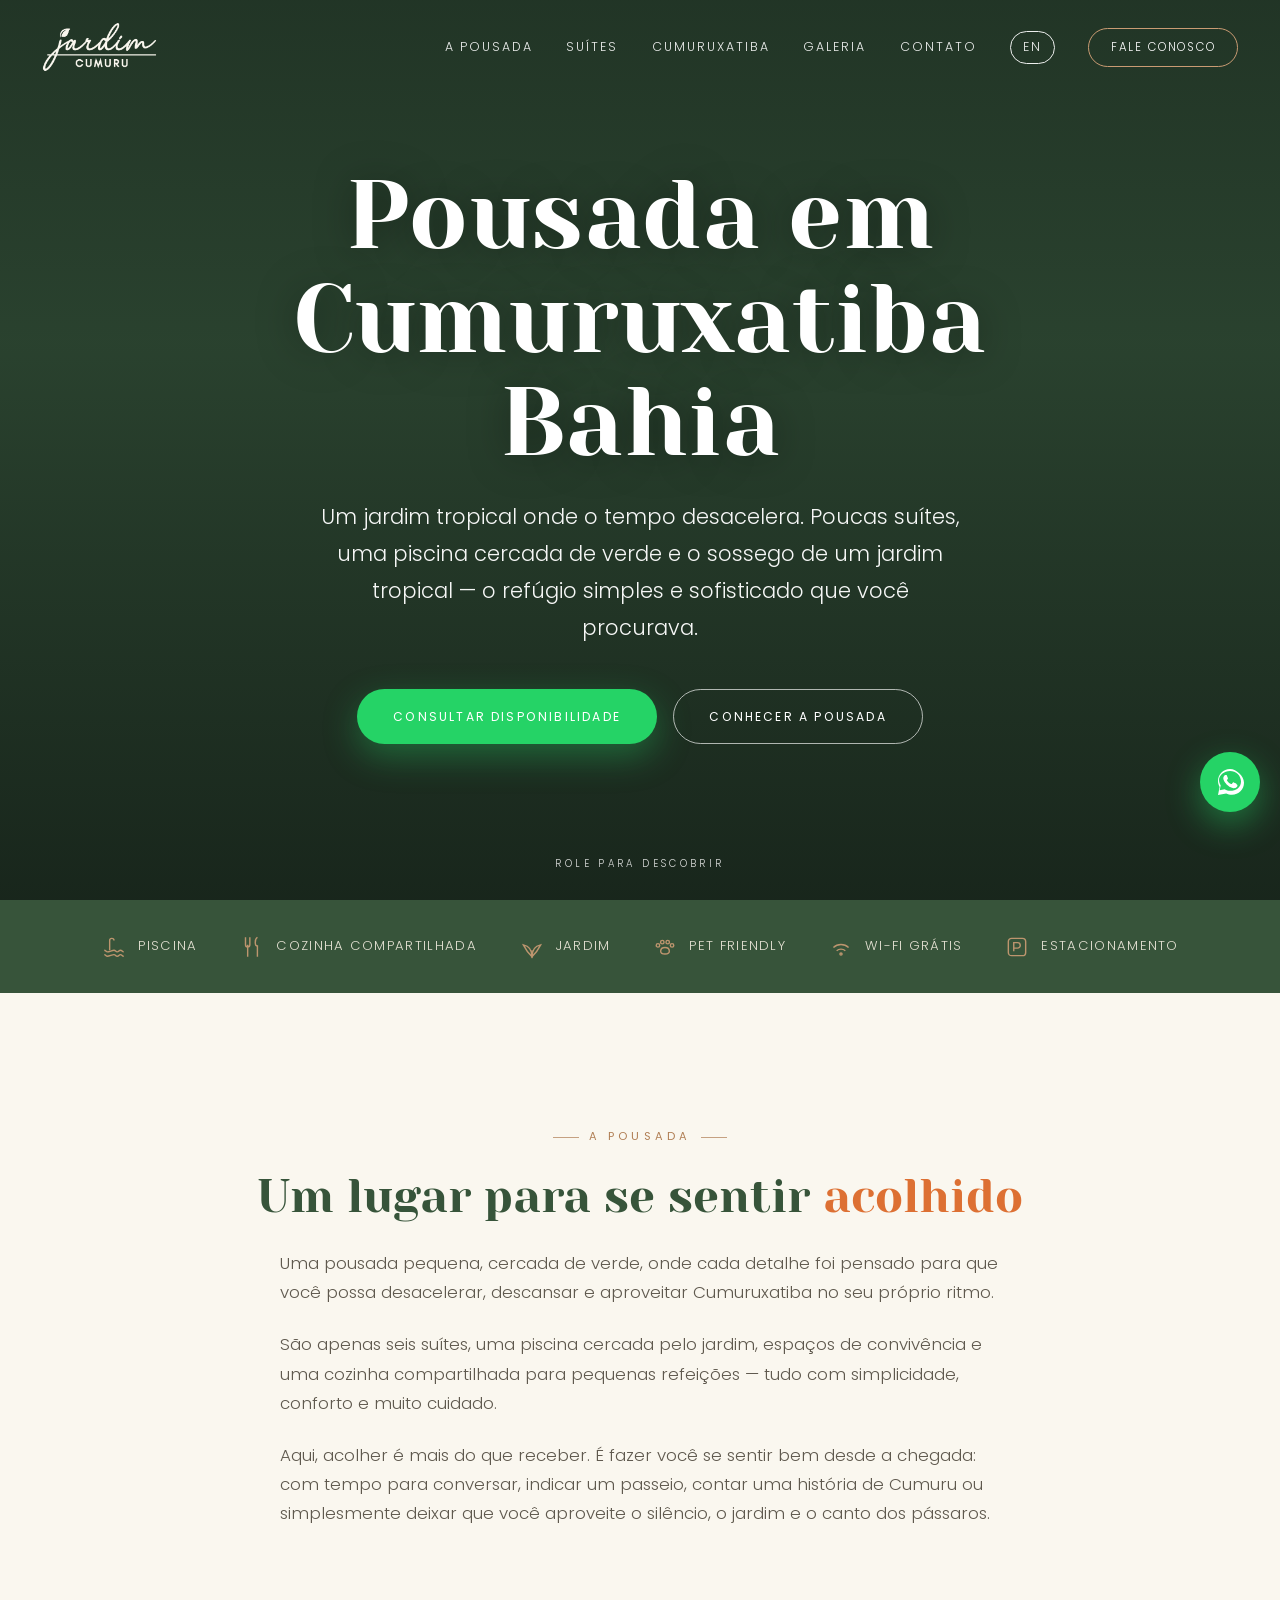
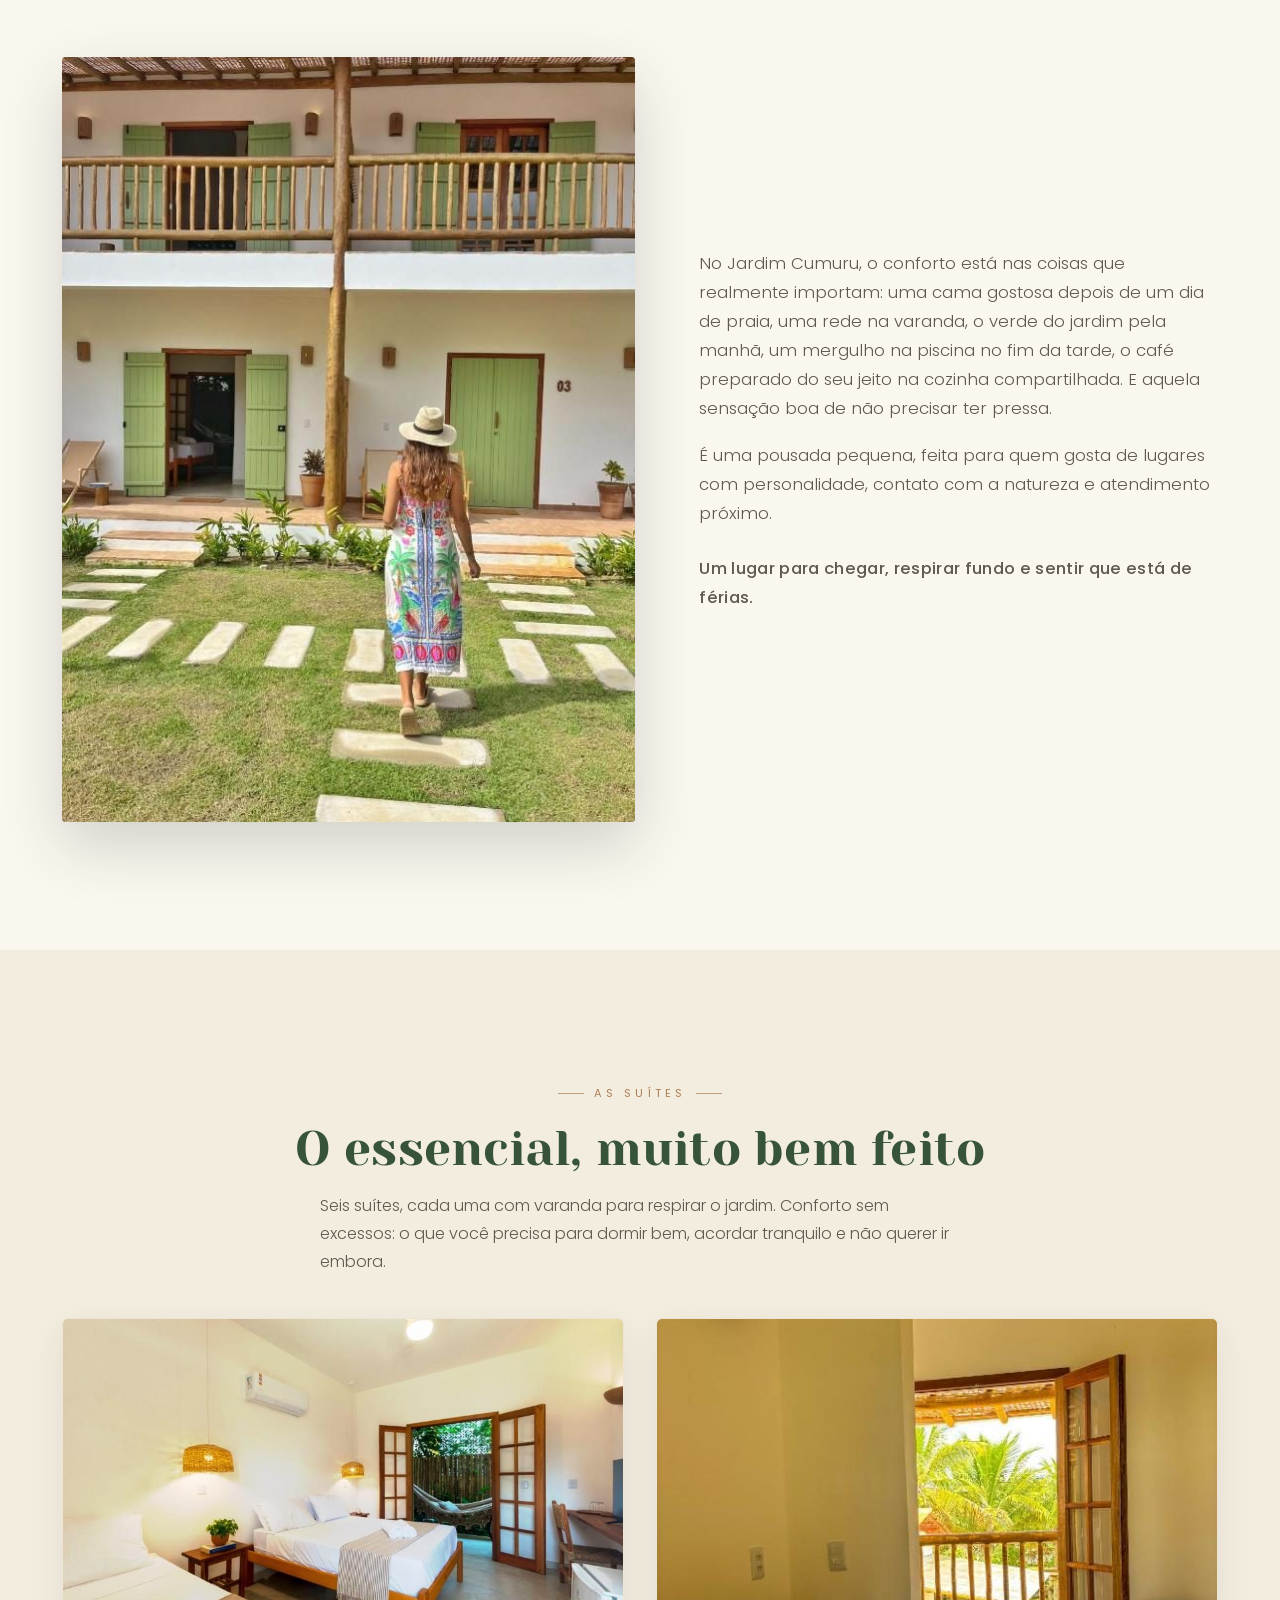
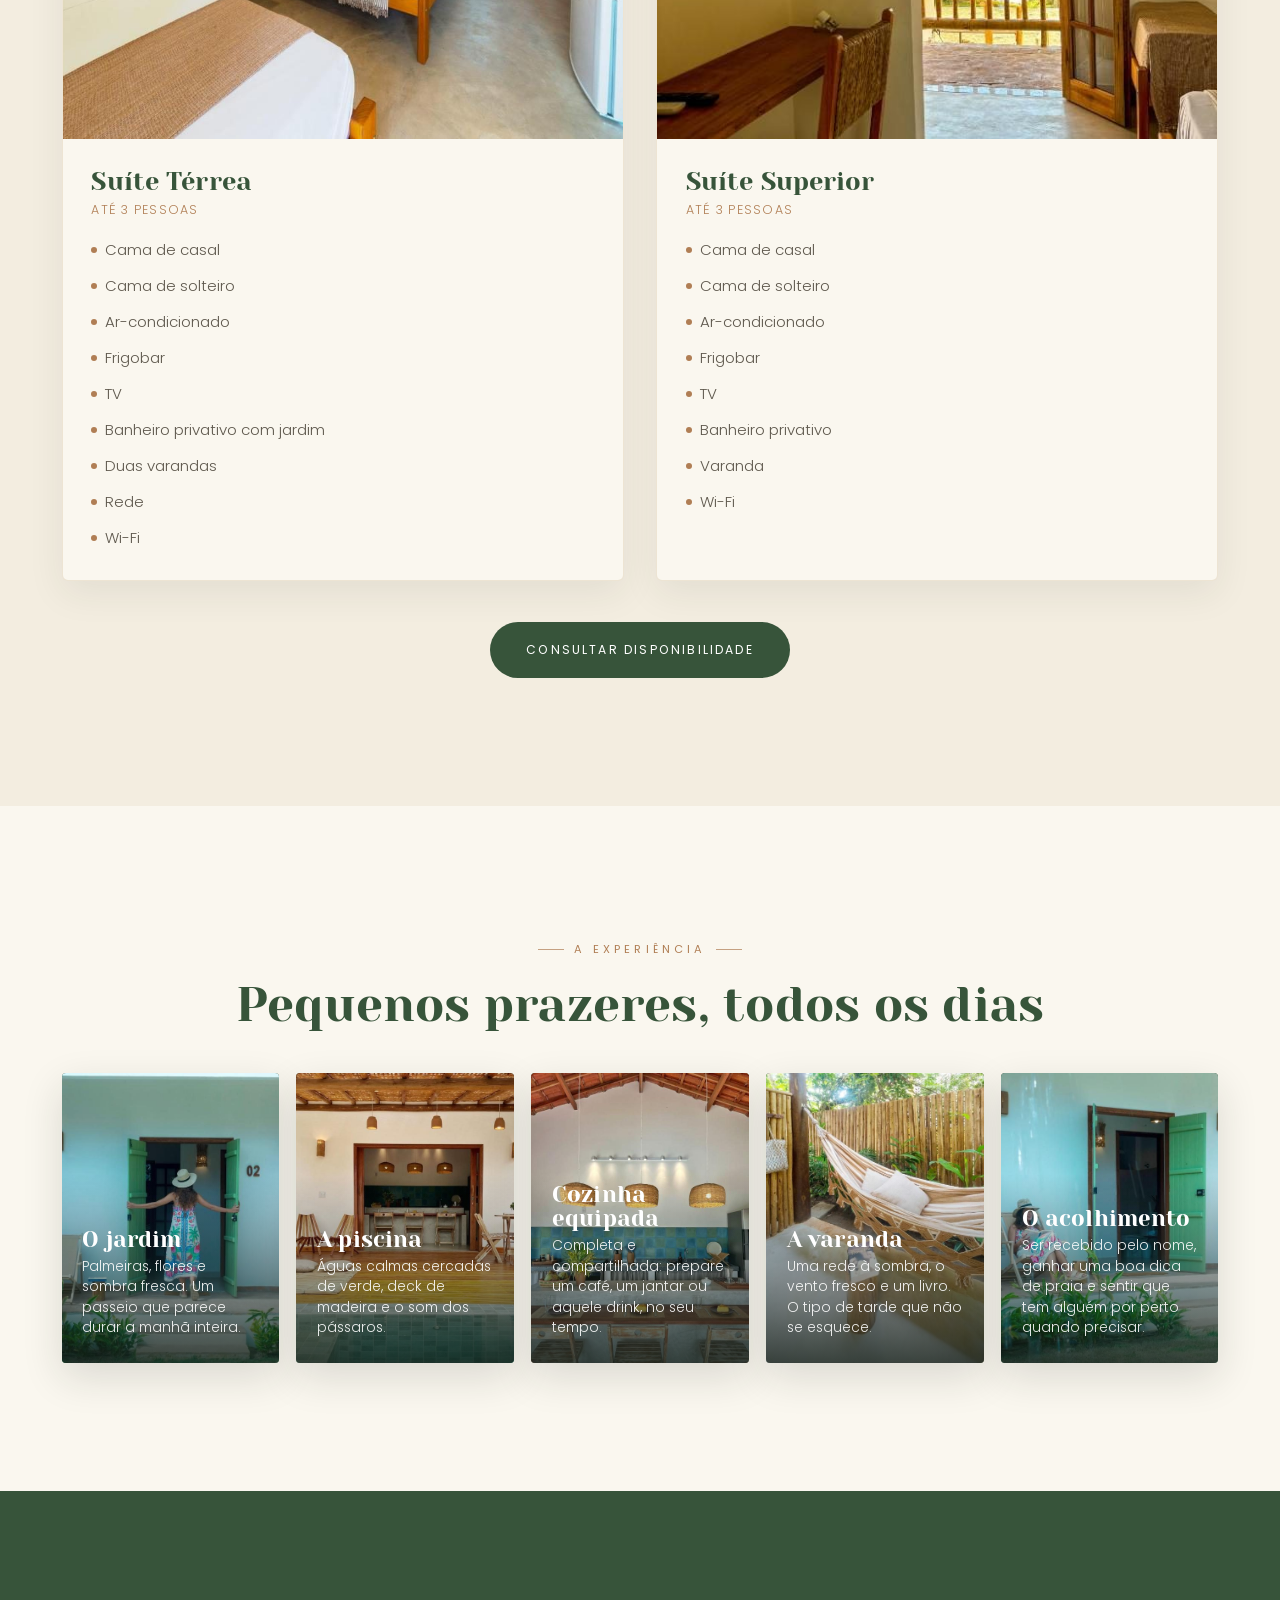
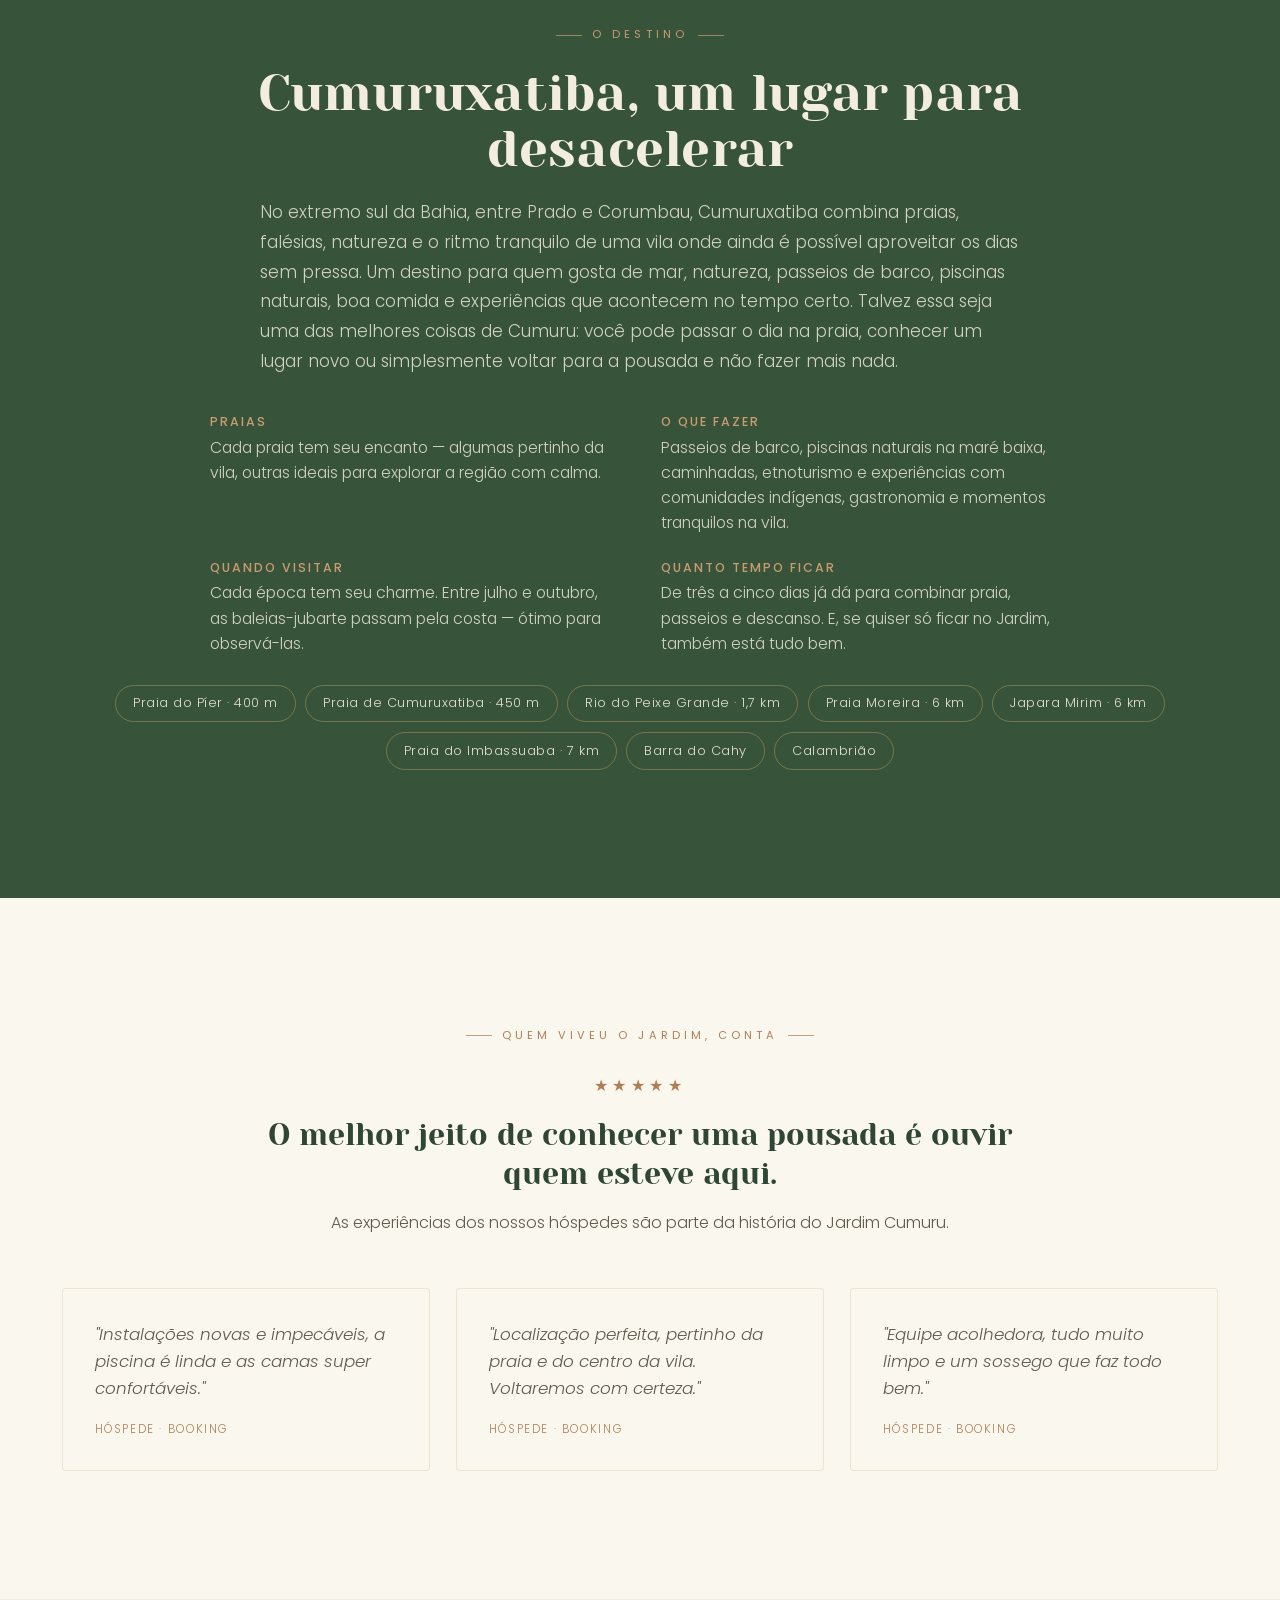
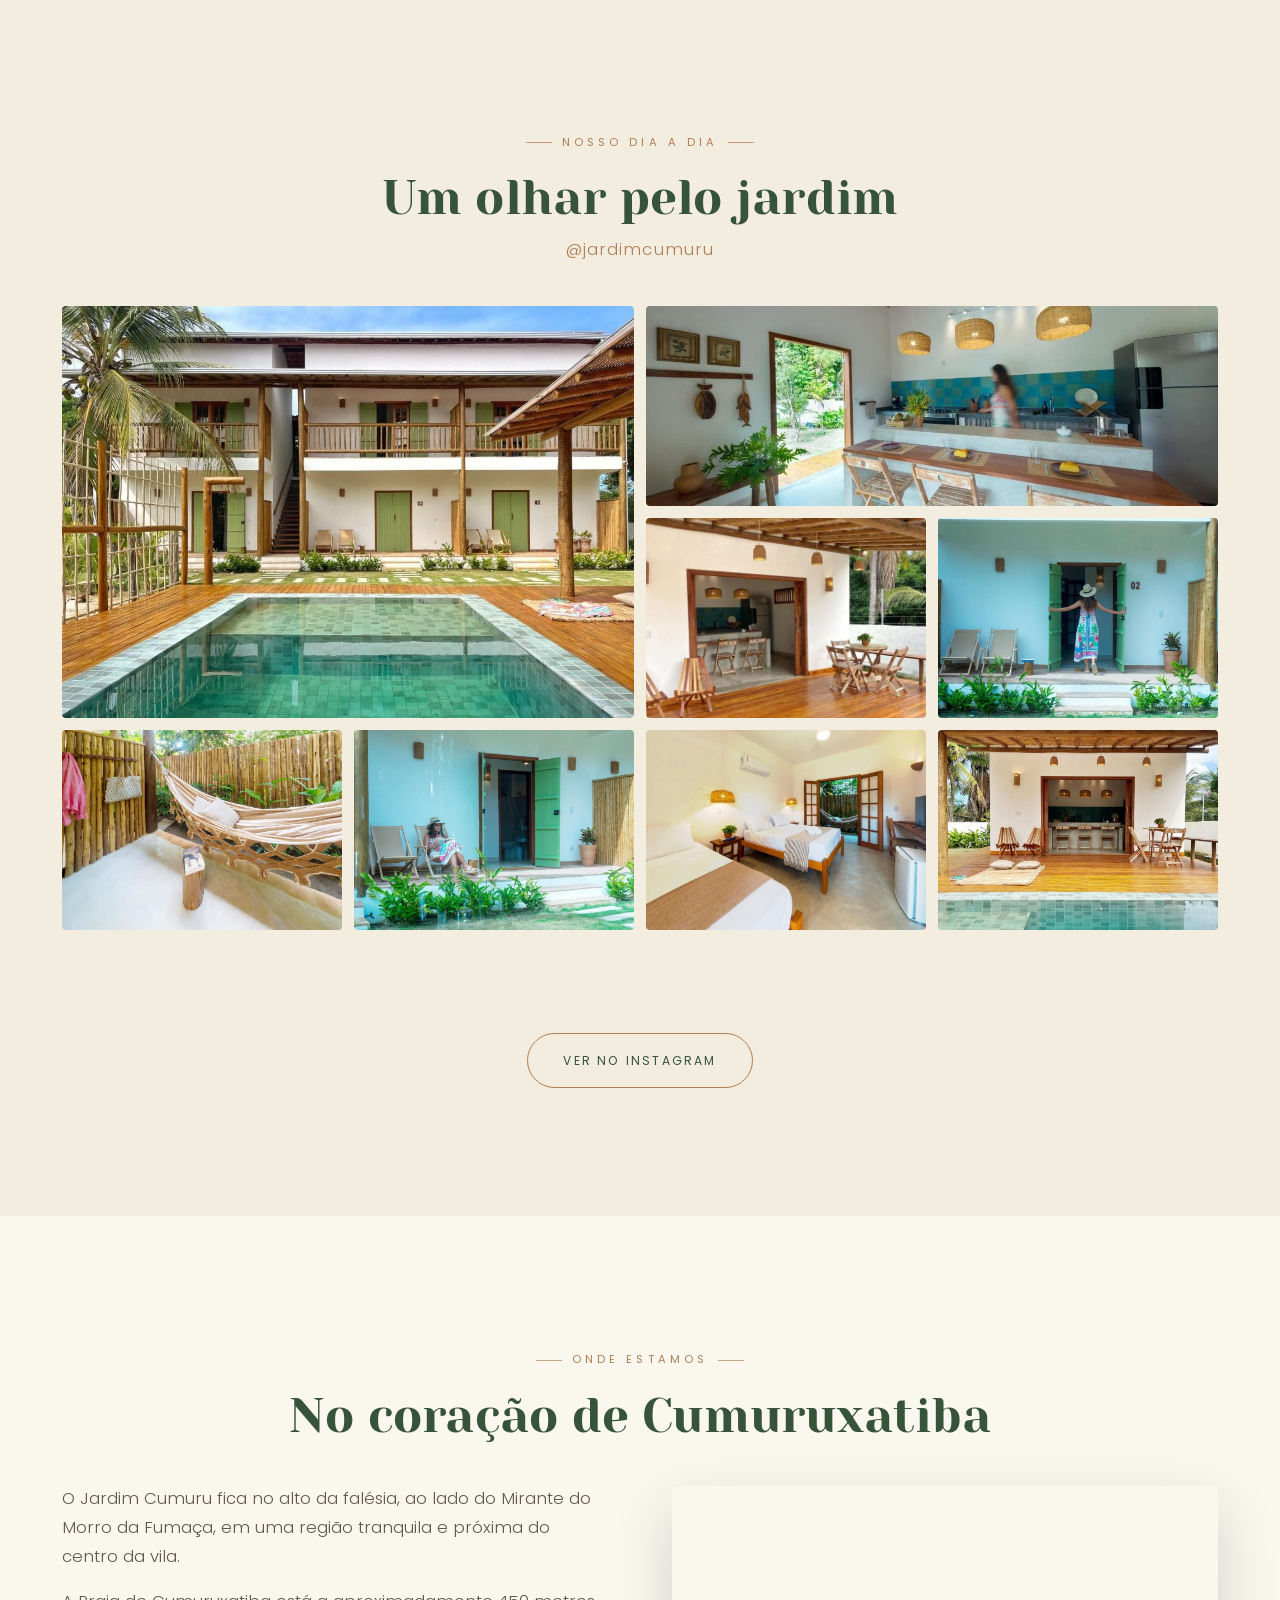
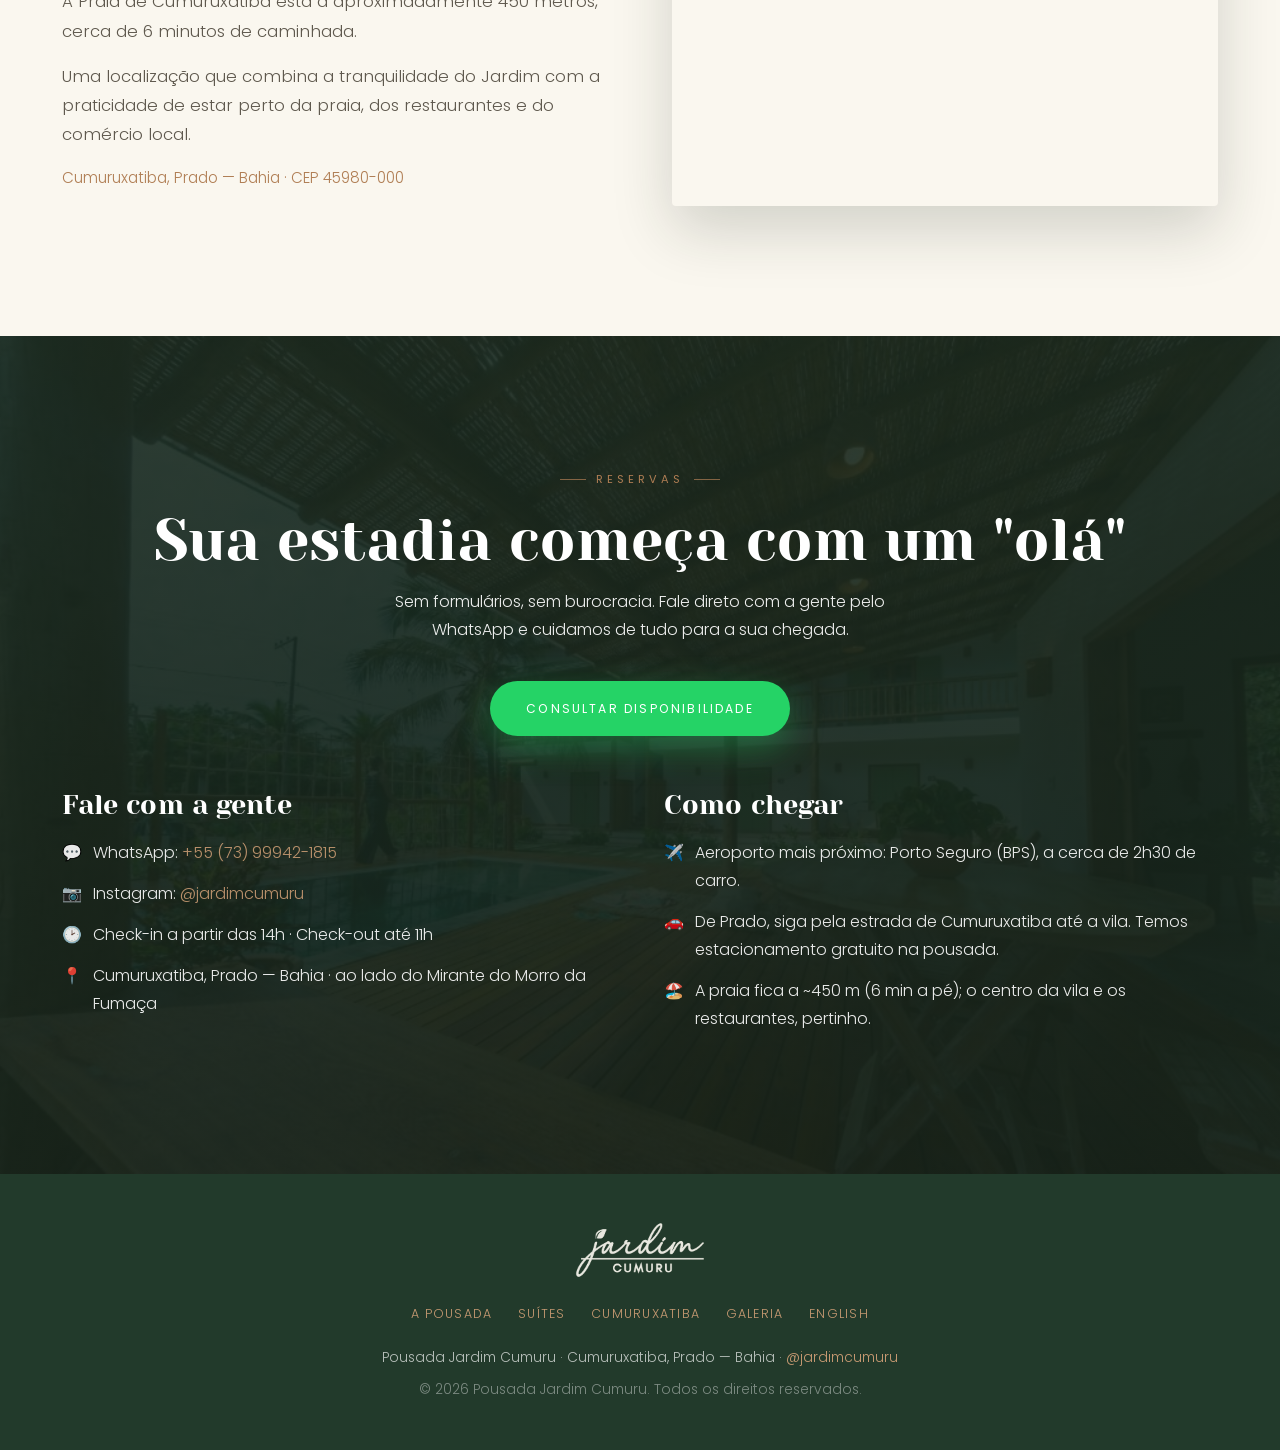
<file: index.html>
<!DOCTYPE html>
<!--
  POUSADA JARDIM CUMURU — config: WhatsApp 5573999421815 · domínio jardimcumuru.com.br
  Fotos em assets/photos/ (p01..p13.jpg). Instagram: widget na seção GALERIA.
-->
<html lang="pt-BR">
<head>
  <meta charset="UTF-8" />
  <meta name="viewport" content="width=device-width, initial-scale=1" />
  <title>Pousada Jardim Cumuru — Pousada em Cumuruxatiba, Sul da Bahia</title>
  <meta name="description" content="Pousada boutique em Cumuruxatiba, sul da Bahia: um jardim tropical com piscina e cozinha compartilhada. Apenas seis suítes, sossego e natureza. Aceita pets. Fale no WhatsApp." />
  <meta name="robots" content="index,follow,max-image-preview:large" />
  <meta name="google-site-verification" content="N6rFV7KXP22t-vhf0-cyKFRAglkDoHmZTyKWilUgs_o" />
  <meta name="theme-color" content="#26382b" />
  <link rel="canonical" href="https://jardimcumuru.com.br/" />
  <link rel="alternate" hreflang="pt-BR" href="https://jardimcumuru.com.br/" />
  <link rel="alternate" hreflang="en" href="https://jardimcumuru.com.br/en/" />
  <link rel="alternate" hreflang="x-default" href="https://jardimcumuru.com.br/" />

  <meta property="og:type" content="website" />
  <meta property="og:site_name" content="Pousada Jardim Cumuru" />
  <meta property="og:title" content="Pousada Jardim Cumuru — pousada em Cumuruxatiba, sul da Bahia" />
  <meta property="og:description" content="Um jardim tropical com piscina e cozinha compartilhada, a poucos passos das praias de Cumuruxatiba. Apenas seis suítes. Fale no WhatsApp." />
  <meta property="og:locale" content="pt_BR" />
  <meta property="og:url" content="https://jardimcumuru.com.br/" />
  <meta property="og:image" content="https://jardimcumuru.com.br/assets/og-image.jpg" />
  <meta name="twitter:card" content="summary_large_image" />

  <link rel="icon" href="assets/favicon.png" type="image/png" />
  <link rel="apple-touch-icon" href="assets/favicon.png" />

  <link rel="preconnect" href="https://fonts.googleapis.com" />
  <link rel="preconnect" href="https://fonts.gstatic.com" crossorigin />
  <link href="https://fonts.googleapis.com/css2?family=Yeseva+One&family=Poppins:wght@300;400;500;600&display=swap" rel="stylesheet" />
  <link rel="stylesheet" href="styles.css" />

  <script type="application/ld+json">
  {
    "@context": "https://schema.org",
    "@type": "LodgingBusiness",
    "name": "Pousada Jardim Cumuru",
    "description": "Pousada boutique em Cumuruxatiba, sul da Bahia. Seis suítes, piscina e um jardim tropical a poucos passos do mar.",
    "url": "https://jardimcumuru.com.br/",
    "image": "https://jardimcumuru.com.br/assets/og-image.jpg",
    "telephone": "+5573999421815",
    "priceRange": "$$",
    "address": {
      "@type": "PostalAddress",
      "streetAddress": "Mirante do Morro da Fumaça, Cumuruxatiba",
      "addressLocality": "Prado",
      "addressRegion": "BA",
      "postalCode": "45980-000",
      "addressCountry": "BR"
    },
    "geo": { "@type": "GeoCoordinates", "latitude": -17.1089299, "longitude": -39.1840944 },
    "amenityFeature": [
      { "@type": "LocationFeatureSpecification", "name": "Piscina ao ar livre", "value": true },
      { "@type": "LocationFeatureSpecification", "name": "Jardim", "value": true },
      { "@type": "LocationFeatureSpecification", "name": "Cozinha compartilhada", "value": true },
      { "@type": "LocationFeatureSpecification", "name": "Wi-Fi grátis", "value": true },
      { "@type": "LocationFeatureSpecification", "name": "Ar-condicionado", "value": true },
      { "@type": "LocationFeatureSpecification", "name": "Estacionamento grátis", "value": true },
      { "@type": "LocationFeatureSpecification", "name": "Aceita pets", "value": true }
    ],
    "petsAllowed": true,
    "sameAs": ["https://www.instagram.com/jardimcumuru"]
  }
  </script>
</head>

<body>
  <!-- ============ HEADER ============ -->
  <header class="header">
    <a href="#top" class="brand" aria-label="Pousada Jardim Cumuru — início">
      <img class="brand-logo brand-logo--light" src="assets/logo-cream.png" alt="Pousada Jardim Cumuru" />
      <img class="brand-logo brand-logo--dark" src="assets/logo.png" alt="" aria-hidden="true" />
    </a>
    <nav class="nav" id="menu" aria-label="Menu principal">
      <a href="#pousada">A Pousada</a>
      <a href="#suites">Suítes</a>
      <a href="#destino">Cumuruxatiba</a>
      <a href="#galeria">Galeria</a>
      <a href="#contato">Contato</a>
      <a class="lang" href="en/" hreflang="en">EN</a>
      <a class="nav-btn" href="https://wa.me/5573999421815?text=Ol%C3%A1!%20Gostaria%20de%20informa%C3%A7%C3%B5es%20sobre%20a%20Pousada%20Jardim%20Cumuru." target="_blank" rel="noopener">Fale conosco</a>
    </nav>
    <a class="nav-backdrop" href="#fechar" aria-hidden="true" tabindex="-1"></a>
    <a class="burger" href="#menu" aria-label="Abrir menu"><span></span><span></span><span></span></a>
  </header>

  <!-- ============ HERO ============ -->
  <section class="hero" id="top">
    <div class="hero__slides" aria-hidden="true">
      <img src="assets/photos/p13.jpg" alt="" />
      <img src="assets/photos/p10.jpg" alt="" />
      <img src="assets/photos/p08.jpg" alt="" />
      <img src="assets/photos/p02.jpg" alt="" />
    </div>
    <div class="container">
      <h1>Pousada&nbsp;em Cumuruxatiba<br />Bahia</h1>
      <p class="lead">Um jardim tropical onde o tempo desacelera. Poucas suítes, uma piscina cercada de verde e o sossego de um jardim tropical — o refúgio simples e sofisticado que você procurava.</p>
      <div style="display:flex;gap:1rem;justify-content:center;flex-wrap:wrap">
        <a class="btn btn--wpp" href="https://wa.me/5573999421815?text=Ol%C3%A1!%20Gostaria%20de%20consultar%20disponibilidade%20na%20Pousada%20Jardim%20Cumuru." target="_blank" rel="noopener">Consultar disponibilidade</a>
        <a class="btn btn--ghost" href="#pousada">Conhecer a pousada</a>
      </div>
    </div>
    <a href="#pousada" class="scroll-cue">Role para descobrir</a>
  </section>

  <!-- ============ COMODIDADES ============ -->
  <section class="amenities">
    <div class="container">
      <div class="amenity"><svg viewBox="0 0 24 24"><path d="M3 15c1.5 0 1.5 1.5 3 1.5S10.5 15 12 15s1.5 1.5 3 1.5S16.5 15 18 15s1.5 1.5 3 1.5"/><path d="M3 19c1.5 0 1.5 1.5 3 1.5S10.5 19 12 19s1.5 1.5 3 1.5S16.5 19 18 19s1.5 1.5 3 1.5"/><path d="M8 15V6a2 2 0 0 1 4 0"/></svg>Piscina</div>
      <div class="amenity"><svg viewBox="0 0 24 24"><path d="M6 3v7a2 2 0 0 0 4 0V3M8 10v11"/><path d="M17 3c-1.5 1-2 3-2 5s.5 3 2 3v10"/></svg>Cozinha compartilhada</div>
      <div class="amenity"><svg viewBox="0 0 24 24"><path d="M12 21c0-6 3-10 8-11-3 6-5 8-8 11z"/><path d="M12 21c0-6-3-10-8-11 3 6 5 8 8 11z"/><path d="M12 21v-6"/></svg>Jardim</div>
      <div class="amenity"><svg viewBox="0 0 24 24"><circle cx="5.5" cy="10.5" r="1.6"/><circle cx="9.5" cy="7.5" r="1.6"/><circle cx="14.5" cy="7.5" r="1.6"/><circle cx="18.5" cy="10.5" r="1.6"/><path d="M8 16c0-2 1.7-3.5 4-3.5S16 14 16 16c0 1.6-1.3 2.5-4 2.5S8 17.6 8 16z"/></svg>Pet friendly</div>
      <div class="amenity"><svg viewBox="0 0 24 24"><path d="M5 12.5a10 10 0 0 1 14 0"/><path d="M8 15.5a6 6 0 0 1 8 0"/><circle cx="12" cy="18.5" r="1"/></svg>Wi-Fi grátis</div>
      <div class="amenity"><svg viewBox="0 0 24 24"><rect x="4" y="4" width="16" height="16" rx="3"/><path d="M9 16V8h3.5a2.5 2.5 0 0 1 0 5H9"/></svg>Estacionamento</div>
    </div>
  </section>

  <!-- ============ A POUSADA ============ -->
  <section class="section statement" id="pousada">
    <div class="container">
      <span class="eyebrow center">A Pousada</span>
      <p class="big">Um lugar para se sentir <em>acolhido</em></p>
      <p class="sub">Uma pousada pequena, cercada de verde, onde cada detalhe foi pensado para que você possa desacelerar, descansar e aproveitar Cumuruxatiba no seu próprio ritmo.</p>
      <p class="sub">São apenas seis suítes, uma piscina cercada pelo jardim, espaços de convivência e uma cozinha compartilhada para pequenas refeições — tudo com simplicidade, conforto e muito cuidado.</p>
      <p class="sub">Aqui, acolher é mais do que receber. É fazer você se sentir bem desde a chegada: com tempo para conversar, indicar um passeio, contar uma história de Cumuru ou simplesmente deixar que você aproveite o silêncio, o jardim e o canto dos pássaros.</p>
    </div>
  </section>

  <section class="section" style="padding-top:0">
    <div class="container">
      <div class="split reveal">
        <div class="split__media split__media--tall">
          <img src="assets/photos/p09.jpg" alt="Jardim e caminho de pedras entre as suítes da Pousada Jardim Cumuru" loading="lazy" onerror="this.closest('.split__media').style.background='linear-gradient(160deg,#6f8a74,#2f4a34)';this.style.display='none'" />
        </div>
        <div class="split__body">
          <p>No Jardim Cumuru, o conforto está nas coisas que realmente importam: uma cama gostosa depois de um dia de praia, uma rede na varanda, o verde do jardim pela manhã, um mergulho na piscina no fim da tarde, o café preparado do seu jeito na cozinha compartilhada. E aquela sensação boa de não precisar ter pressa.</p>
          <p>É uma pousada pequena, feita para quem gosta de lugares com personalidade, contato com a natureza e atendimento próximo.</p>
          <p class="tagline">Um lugar para chegar, respirar fundo e sentir que está de férias.</p>
        </div>
      </div>
    </div>
  </section>

  <!-- ============ AS SUÍTES ============ -->
  <section class="section" id="suites" style="background:var(--areia-clara)">
    <div class="container">
      <div class="ig-head reveal">
        <span class="eyebrow center">As Suítes</span>
        <h2 style="color:var(--verde-fundo);font-size:clamp(2rem,4.2vw,3rem)">O essencial, muito bem feito</h2>
        <p style="color:var(--tinta-suave);max-width:640px;margin:1rem auto 0;text-align:left">Seis suítes, cada uma com varanda para respirar o jardim. Conforto sem excessos: o que você precisa para dormir bem, acordar tranquilo e não querer ir embora.</p>
      </div>
      <div class="suite-grid">
        <div class="suite-card reveal">
          <div class="suite-card__media"><img src="assets/photos/p03.jpg" alt="Suíte Térrea da Pousada Jardim Cumuru" loading="lazy" /></div>
          <div class="suite-card__body">
            <h3>Suíte Térrea</h3>
            <p class="suite-card__cap">Até 3 pessoas</p>
            <ul>
              <li>Cama de casal</li>
              <li>Cama de solteiro</li>
              <li>Ar-condicionado</li>
              <li>Frigobar</li>
              <li>TV</li>
              <li>Banheiro privativo com jardim</li>
              <li>Duas varandas</li>
              <li>Rede</li>
              <li>Wi-Fi</li>
            </ul>
          </div>
        </div>
        <div class="suite-card reveal">
          <div class="suite-card__media"><img src="assets/photos/p01.jpg" alt="Suíte Superior da Pousada Jardim Cumuru" loading="lazy" /></div>
          <div class="suite-card__body">
            <h3>Suíte Superior</h3>
            <p class="suite-card__cap">Até 3 pessoas</p>
            <ul>
              <li>Cama de casal</li>
              <li>Cama de solteiro</li>
              <li>Ar-condicionado</li>
              <li>Frigobar</li>
              <li>TV</li>
              <li>Banheiro privativo</li>
              <li>Varanda</li>
              <li>Wi-Fi</li>
            </ul>
          </div>
        </div>
      </div>
      <div style="text-align:center;margin-top:2.6rem">
        <a class="btn btn--dark" href="https://wa.me/5573999421815?text=Ol%C3%A1!%20Gostaria%20de%20consultar%20disponibilidade%20de%20su%C3%ADtes%20na%20Pousada%20Jardim%20Cumuru." target="_blank" rel="noopener">Consultar disponibilidade</a>
      </div>
    </div>
  </section>

  <!-- ============ EXPERIÊNCIAS ============ -->
  <section class="section">
    <div class="container">
      <div class="ig-head reveal">
        <span class="eyebrow center">A experiência</span>
        <h2 style="color:var(--verde-fundo);font-size:clamp(2rem,4.2vw,3rem)">Pequenos prazeres, todos os dias</h2>
      </div>
      <div class="exp-grid">
        <div class="exp reveal">
          <img src="assets/photos/p05.jpg" alt="Jardim tropical e fachada das suítes" loading="lazy" />
          <div class="exp__cap"><h3>O jardim</h3><p>Palmeiras, flores e sombra fresca. Um passeio que parece durar a manhã inteira.</p></div>
        </div>
        <div class="exp reveal">
          <img src="assets/photos/p10.jpg" alt="Piscina e deck de madeira ao ar livre" loading="lazy" />
          <div class="exp__cap"><h3>A piscina</h3><p>Águas calmas cercadas de verde, deck de madeira e o som dos pássaros.</p></div>
        </div>
        <div class="exp reveal">
          <img src="assets/photos/p11.jpg" alt="Cozinha compartilhada equipada" loading="lazy" />
          <div class="exp__cap"><h3>Cozinha equipada</h3><p>Completa e compartilhada: prepare um café, um jantar ou aquele drink, no seu tempo.</p></div>
        </div>
        <div class="exp reveal">
          <img src="assets/photos/p04.jpg" alt="Rede na varanda à sombra" loading="lazy" />
          <div class="exp__cap"><h3>A varanda</h3><p>Uma rede à sombra, o vento fresco e um livro. O tipo de tarde que não se esquece.</p></div>
        </div>
        <div class="exp reveal">
          <img src="assets/photos/p06.jpg" alt="Acolhimento no Jardim Cumuru" loading="lazy" />
          <div class="exp__cap"><h3>O acolhimento</h3><p>Ser recebido pelo nome, ganhar uma boa dica de praia e sentir que tem alguém por perto quando precisar.</p></div>
        </div>
      </div>
    </div>
  </section>

  <!-- ============ CUMURUXATIBA (destino) ============ -->
  <section class="section band" id="destino">
    <div class="container" style="text-align:center">
      <span class="eyebrow center">O destino</span>
      <h2 style="color:var(--areia-clara);font-size:clamp(2rem,4.4vw,3.2rem);max-width:820px;margin:0 auto">Cumuruxatiba, um lugar para desacelerar</h2>
      <p style="color:rgba(243,237,224,.82);max-width:760px;margin:1.4rem auto 0;font-size:1.06rem;text-align:left">No extremo sul da Bahia, entre Prado e Corumbau, Cumuruxatiba combina praias, falésias, natureza e o ritmo tranquilo de uma vila onde ainda é possível aproveitar os dias sem pressa. Um destino para quem gosta de mar, natureza, passeios de barco, piscinas naturais, boa comida e experiências que acontecem no tempo certo. Talvez essa seja uma das melhores coisas de Cumuru: você pode passar o dia na praia, conhecer um lugar novo ou simplesmente voltar para a pousada e não fazer mais nada.</p>

      <div class="destino-mais">
        <div><h3>Praias</h3><p>Cada praia tem seu encanto — algumas pertinho da vila, outras ideais para explorar a região com calma.</p></div>
        <div><h3>O que fazer</h3><p>Passeios de barco, piscinas naturais na maré baixa, caminhadas, etnoturismo e experiências com comunidades indígenas, gastronomia e momentos tranquilos na vila.</p></div>
        <div><h3>Quando visitar</h3><p>Cada época tem seu charme. Entre julho e outubro, as baleias-jubarte passam pela costa — ótimo para observá-las.</p></div>
        <div><h3>Quanto tempo ficar</h3><p>De três a cinco dias já dá para combinar praia, passeios e descanso. E, se quiser só ficar no Jardim, também está tudo bem.</p></div>
      </div>

      <div class="pill-row">
        <span class="pill">Praia do Píer · 400 m</span>
        <span class="pill">Praia de Cumuruxatiba · 450 m</span>
        <span class="pill">Rio do Peixe Grande · 1,7 km</span>
        <span class="pill">Praia Moreira · 6 km</span>
        <span class="pill">Japara Mirim · 6 km</span>
        <span class="pill">Praia do Imbassuaba · 7 km</span>
        <span class="pill">Barra do Cahy</span>
        <span class="pill">Calambrião</span>
      </div>
    </div>
  </section>

  <!-- ============ DEPOIMENTOS ============ -->
  <section class="section">
    <div class="container">
      <div class="rating reveal">
        <span class="eyebrow center">Quem viveu o Jardim, conta</span>
        <span class="stars">★★★★★</span>
        <p style="color:var(--verde);font-family:var(--serif);font-size:clamp(1.4rem,2.6vw,1.9rem);line-height:1.3;max-width:760px;margin:.6rem auto 0">O melhor jeito de conhecer uma pousada é ouvir quem esteve aqui.</p>
        <p style="color:var(--tinta-suave);margin-top:.6rem">As experiências dos nossos hóspedes são parte da história do Jardim Cumuru.</p>
      </div>
      <div class="quotes">
        <blockquote class="quote reveal">"Instalações novas e impecáveis, a piscina é linda e as camas super confortáveis." <cite>Hóspede · Booking</cite></blockquote>
        <blockquote class="quote reveal">"Localização perfeita, pertinho da praia e do centro da vila. Voltaremos com certeza." <cite>Hóspede · Booking</cite></blockquote>
        <blockquote class="quote reveal">"Equipe acolhedora, tudo muito limpo e um sossego que faz todo bem." <cite>Hóspede · Booking</cite></blockquote>
      </div>
    </div>
  </section>

  <!-- ============ GALERIA / INSTAGRAM ============ -->
  <section class="section" id="galeria" style="background:var(--areia-clara)">
    <div class="container">
      <div class="ig-head reveal">
        <span class="eyebrow center">Nosso dia a dia</span>
        <h2 style="color:var(--verde-fundo);font-size:clamp(2rem,4.2vw,3rem)">Um olhar pelo jardim</h2>
        <a class="ig-handle" href="https://www.instagram.com/jardimcumuru" target="_blank" rel="noopener">@jardimcumuru</a>
      </div>
      <div class="mosaic">
        <a class="w2 h2" href="https://www.instagram.com/jardimcumuru" target="_blank" rel="noopener"><img src="assets/photos/p13.jpg" alt="Fachada e piscina da Pousada Jardim Cumuru" loading="lazy" /></a>
        <a class="w2" href="https://www.instagram.com/jardimcumuru" target="_blank" rel="noopener"><img src="assets/photos/p07.jpg" alt="Cozinha compartilhada" loading="lazy" /></a>
        <a href="https://www.instagram.com/jardimcumuru" target="_blank" rel="noopener"><img src="assets/photos/p12.jpg" alt="Deck e varanda" loading="lazy" /></a>
        <a href="https://www.instagram.com/jardimcumuru" target="_blank" rel="noopener"><img src="assets/photos/p05.jpg" alt="Jardim e suítes" loading="lazy" /></a>
        <a href="https://www.instagram.com/jardimcumuru" target="_blank" rel="noopener"><img src="assets/photos/p04.jpg" alt="Rede na varanda" loading="lazy" /></a>
        <a href="https://www.instagram.com/jardimcumuru" target="_blank" rel="noopener"><img src="assets/photos/p06.jpg" alt="Descanso no jardim" loading="lazy" /></a>
        <a href="https://www.instagram.com/jardimcumuru" target="_blank" rel="noopener"><img src="assets/photos/p03.jpg" alt="Suíte" loading="lazy" /></a>
        <a href="https://www.instagram.com/jardimcumuru" target="_blank" rel="noopener"><img src="assets/photos/p10.jpg" alt="Piscina e deck" loading="lazy" /></a>
      </div>
      <!-- >>> COLE AQUI O WIDGET DO INSTAGRAM (SnapWidget/Behold) <<< -->
      <div class="ig-embed"></div>
      <div style="text-align:center;margin-top:2.6rem">
        <a class="btn btn--outline" href="https://www.instagram.com/jardimcumuru" target="_blank" rel="noopener">Ver no Instagram</a>
      </div>
    </div>
  </section>

  <!-- ============ ONDE ESTAMOS ============ -->
  <section class="section" id="onde">
    <div class="container">
      <div class="ig-head reveal">
        <span class="eyebrow center">Onde estamos</span>
        <h2 style="color:var(--verde-fundo);font-size:clamp(2rem,4.2vw,3rem)">No coração de Cumuruxatiba</h2>
      </div>
      <div class="local-grid">
        <div class="local-text reveal">
          <p>O Jardim Cumuru fica no alto da falésia, ao lado do Mirante do Morro da Fumaça, em uma região tranquila e próxima do centro da vila.</p>
          <p>A Praia de Cumuruxatiba está a aproximadamente 450 metros, cerca de 6 minutos de caminhada.</p>
          <p>Uma localização que combina a tranquilidade do Jardim com a praticidade de estar perto da praia, dos restaurantes e do comércio local.</p>
          <p style="color:var(--dourado);font-size:.95rem">Cumuruxatiba, Prado — Bahia · CEP 45980-000</p>
        </div>
        <div class="contact-map">
          <iframe title="Mapa da Pousada Jardim Cumuru em Cumuruxatiba" src="https://www.google.com/maps?q=Pousada+Jardim+Cumuru+Cumuruxatiba+Bahia&z=16&output=embed" loading="lazy" referrerpolicy="no-referrer-when-downgrade"></iframe>
        </div>
      </div>
    </div>
  </section>

  <!-- ============ CONTATO / RESERVAS ============ -->
  <section class="section cta" id="contato">
    <img class="cta__bg" src="assets/photos/p08.jpg" alt="" onerror="this.style.display='none'" />
    <div class="container">
      <span class="eyebrow center">Reservas</span>
      <h2>Sua estadia começa com um "olá"</h2>
      <p>Sem formulários, sem burocracia. Fale direto com a gente pelo WhatsApp e cuidamos de tudo para a sua chegada.</p>
      <a class="btn btn--wpp" href="https://wa.me/5573999421815?text=Ol%C3%A1!%20Gostaria%20de%20consultar%20disponibilidade%20na%20Pousada%20Jardim%20Cumuru." target="_blank" rel="noopener">Consultar disponibilidade</a>

      <div class="contact-grid">
        <div class="contact-info">
          <h3>Fale com a gente</h3>
          <p>💬 <span>WhatsApp: <a href="https://wa.me/5573999421815" target="_blank" rel="noopener">+55 (73) 99942-1815</a></span></p>
          <p>📷 <span>Instagram: <a href="https://www.instagram.com/jardimcumuru" target="_blank" rel="noopener">@jardimcumuru</a></span></p>
          <p>🕑 <span>Check-in a partir das 14h · Check-out até 11h</span></p>
          <p>📍 <span>Cumuruxatiba, Prado — Bahia · ao lado do Mirante do Morro da Fumaça</span></p>
        </div>
        <div class="contact-info">
          <h3>Como chegar</h3>
          <p>✈️ <span>Aeroporto mais próximo: Porto Seguro (BPS), a cerca de 2h30 de carro.</span></p>
          <p>🚗 <span>De Prado, siga pela estrada de Cumuruxatiba até a vila. Temos estacionamento gratuito na pousada.</span></p>
          <p>🏖️ <span>A praia fica a ~450 m (6 min a pé); o centro da vila e os restaurantes, pertinho.</span></p>
        </div>
      </div>
    </div>
  </section>

  <!-- ============ FOOTER ============ -->
  <footer class="footer">
    <div class="container">
      <img class="footer-logo" src="assets/logo-cream.png" alt="Pousada Jardim Cumuru" />
      <div class="fnav">
        <a href="#pousada">A Pousada</a>
        <a href="#suites">Suítes</a>
        <a href="#destino">Cumuruxatiba</a>
        <a href="#galeria">Galeria</a>
        <a href="en/">English</a>
      </div>
      <p>Pousada Jardim Cumuru · Cumuruxatiba, Prado — Bahia · <a href="https://www.instagram.com/jardimcumuru" target="_blank" rel="noopener">@jardimcumuru</a></p>
      <p style="opacity:.6;margin-top:.5rem">© <span id="year">2026</span> Pousada Jardim Cumuru. Todos os direitos reservados.</p>
    </div>
  </footer>

  <a class="wpp-float" data-label="Fale conosco no WhatsApp" href="https://wa.me/5573999421815?text=Ol%C3%A1!%20Gostaria%20de%20informa%C3%A7%C3%B5es%20e%20reserva%20na%20Pousada%20Jardim%20Cumuru." target="_blank" rel="noopener" aria-label="WhatsApp">
    <svg viewBox="0 0 32 32" fill="currentColor" aria-hidden="true"><path d="M16 3C9.4 3 4 8.4 4 15c0 2.1.6 4.2 1.6 6L4 29l8.2-1.6c1.7.9 3.7 1.4 5.8 1.4 6.6 0 12-5.4 12-12S22.6 3 16 3zm0 21.8c-1.8 0-3.5-.5-5-1.4l-.4-.2-4.9 1 1-4.8-.2-.4c-1-1.6-1.5-3.4-1.5-5.3C5 9.5 9.9 4.9 16 4.9S27 9.5 27 15.5 22.1 24.8 16 24.8zm6.1-7.3c-.3-.2-2-1-2.3-1.1-.3-.1-.5-.2-.8.2s-.9 1.1-1.1 1.3c-.2.2-.4.2-.7.1-1.8-.9-3-1.6-4.2-3.6-.3-.5.3-.5.9-1.6.1-.2 0-.4 0-.6s-.8-1.9-1-2.6c-.3-.7-.6-.6-.8-.6h-.7c-.2 0-.6.1-.9.4-.3.4-1.2 1.2-1.2 2.9s1.2 3.4 1.4 3.6c.2.2 2.5 3.8 6 5.3 2.2.9 3.1 1 4.2.9.7-.1 2-.8 2.3-1.6.3-.8.3-1.5.2-1.6-.1-.2-.3-.3-.6-.4z"/></svg>
  </a>

  <script src="script.js" defer></script>
</body>
</html>
</file>
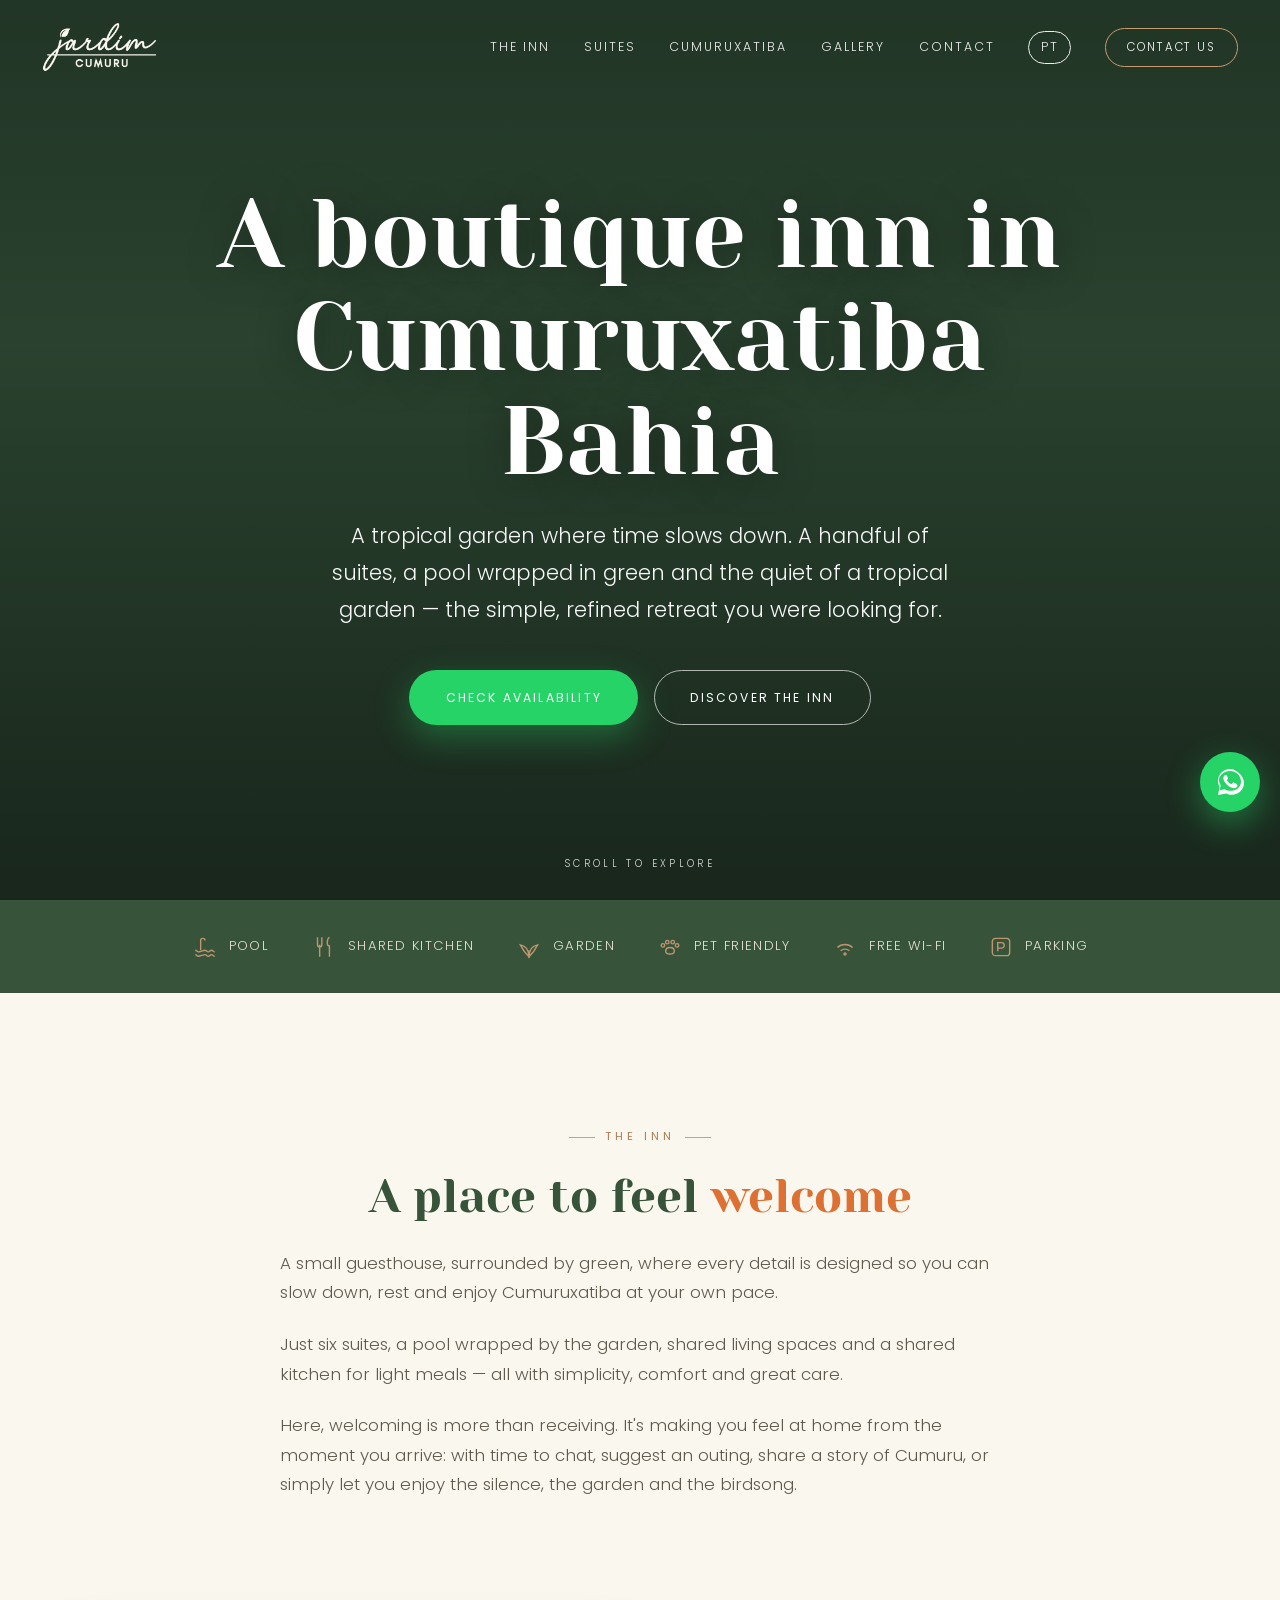
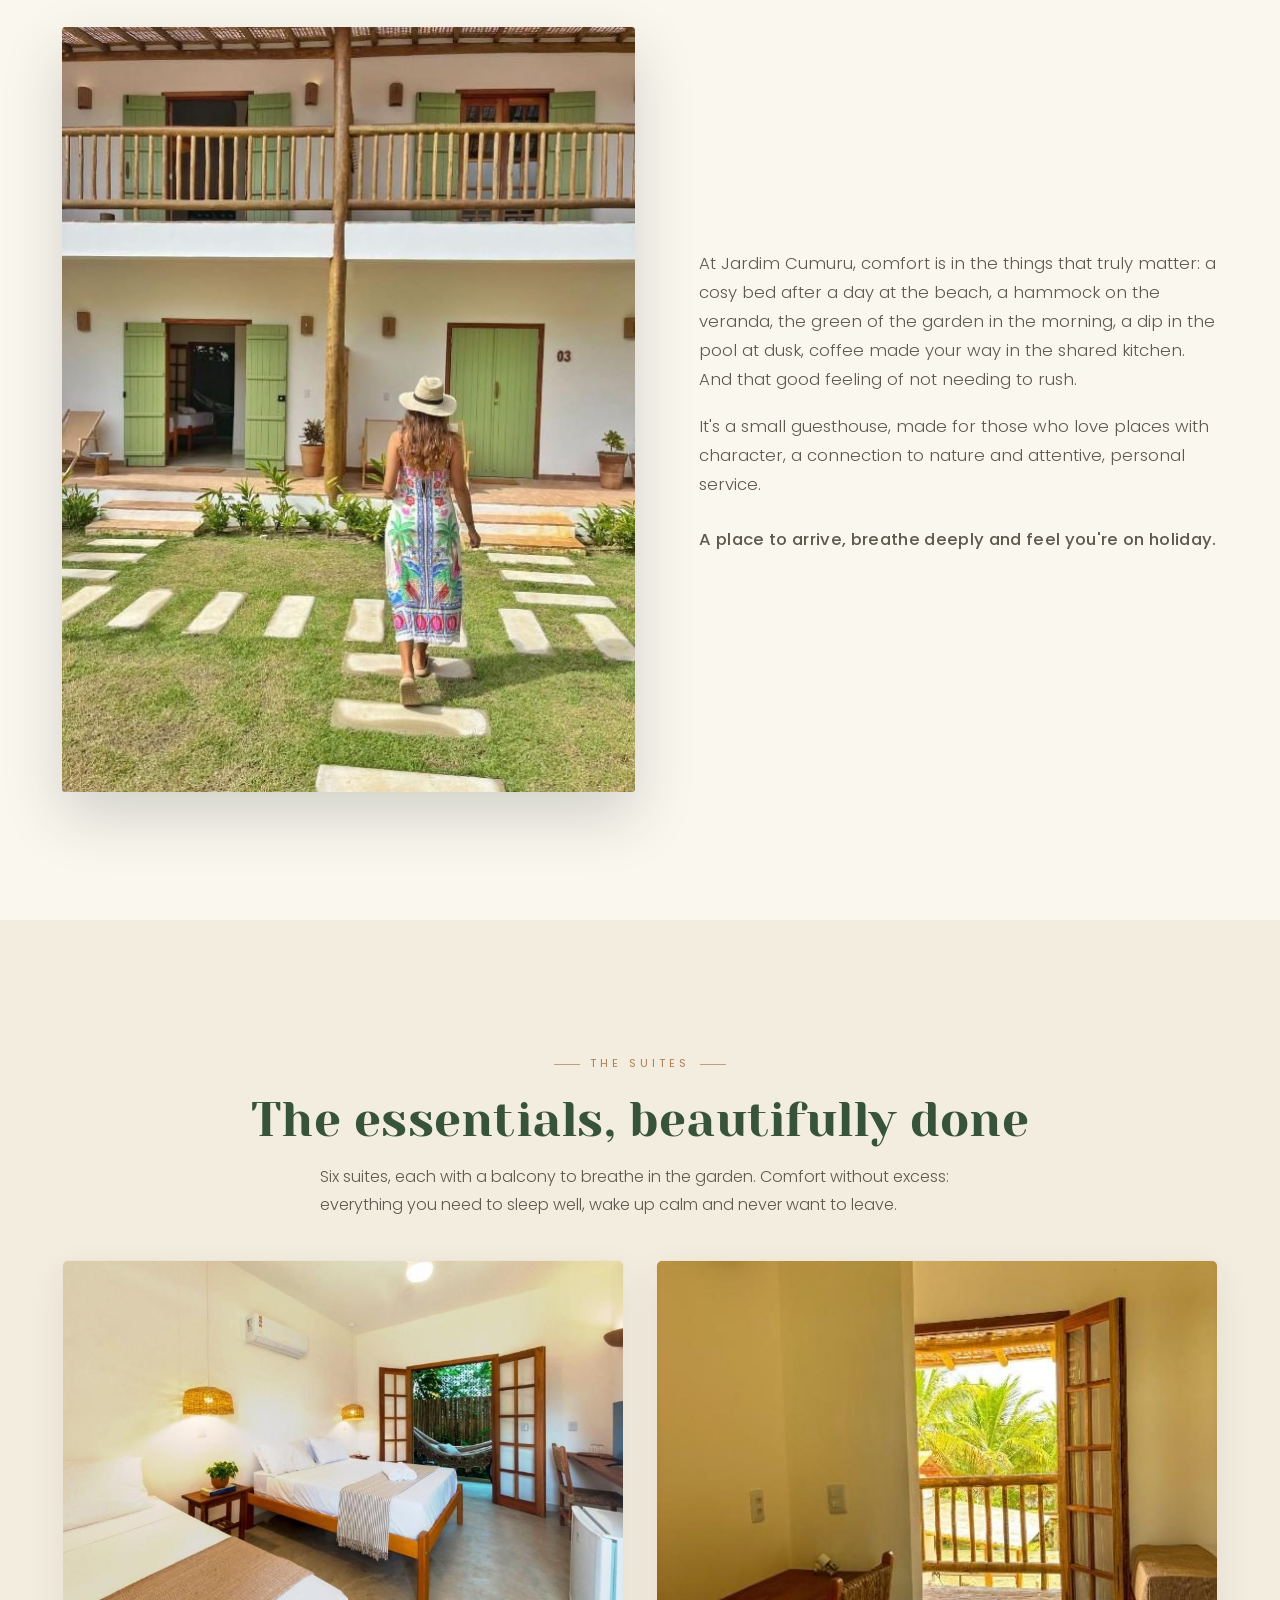
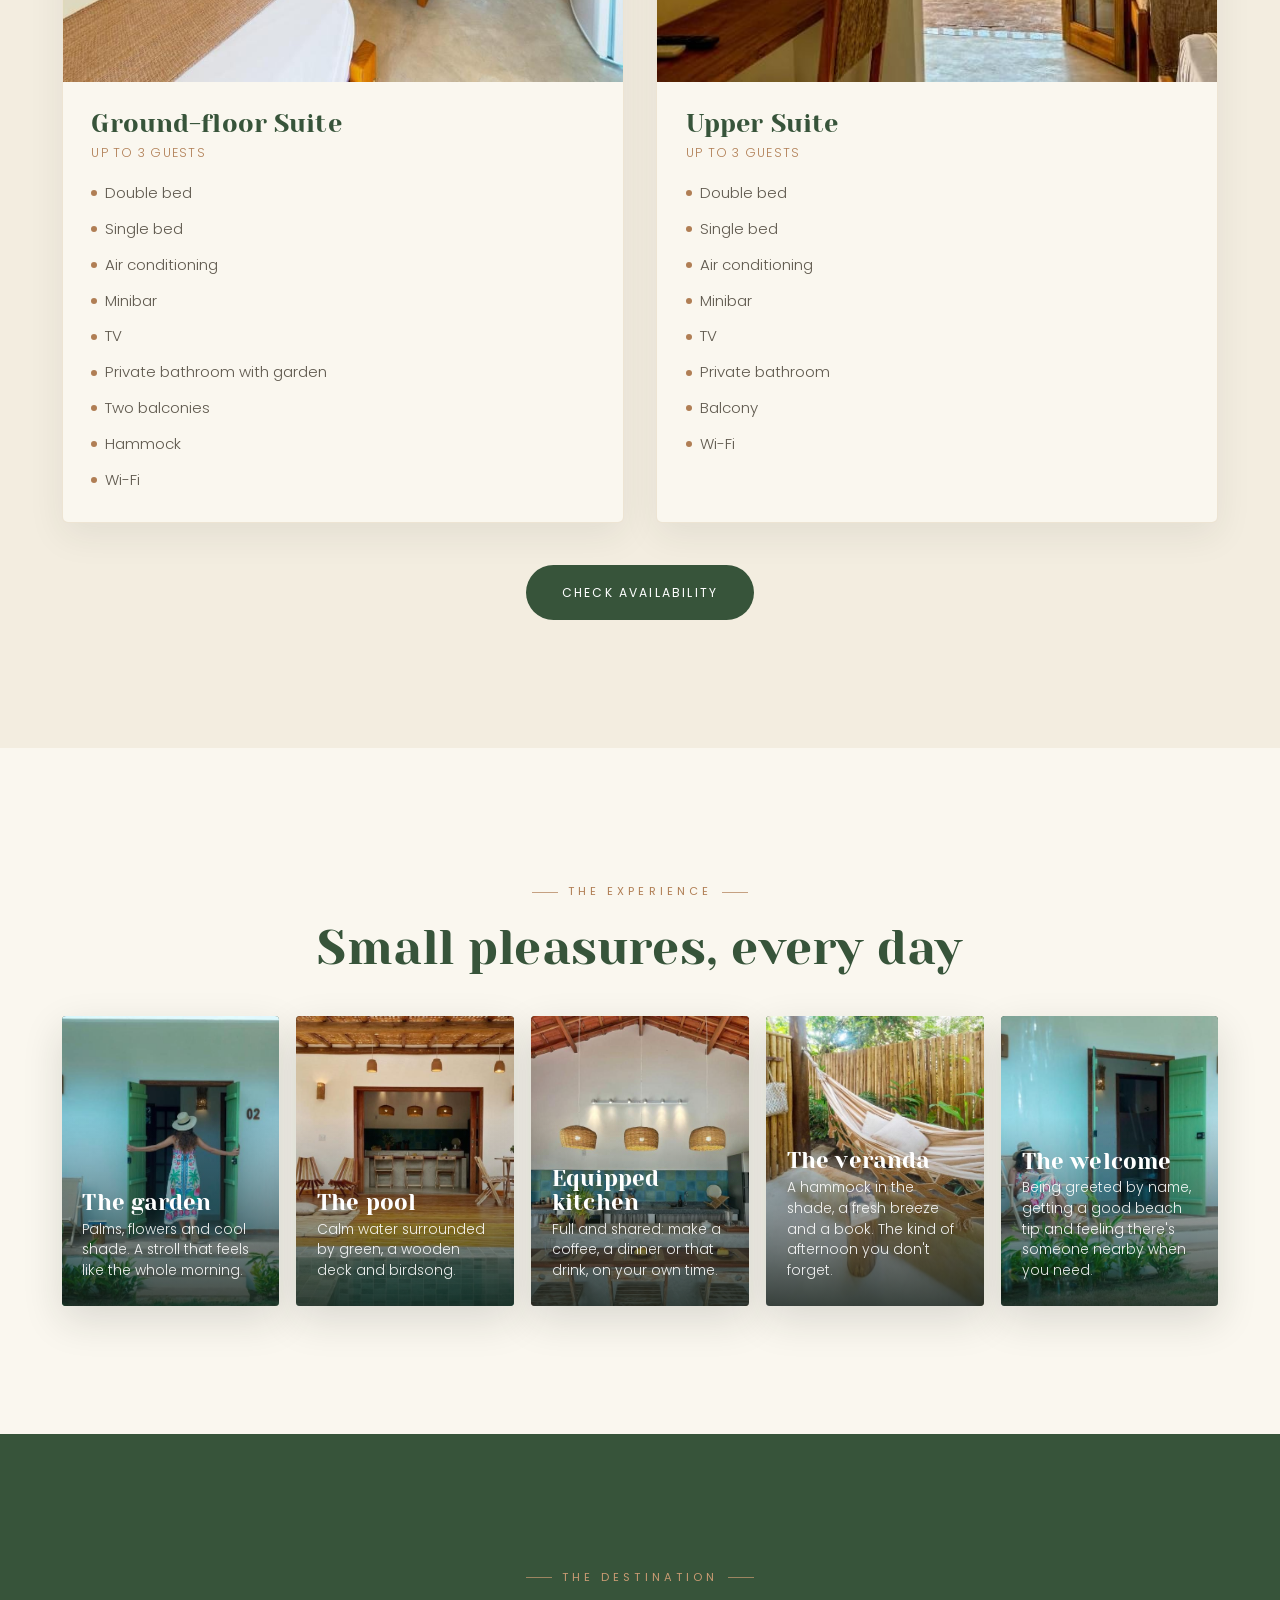
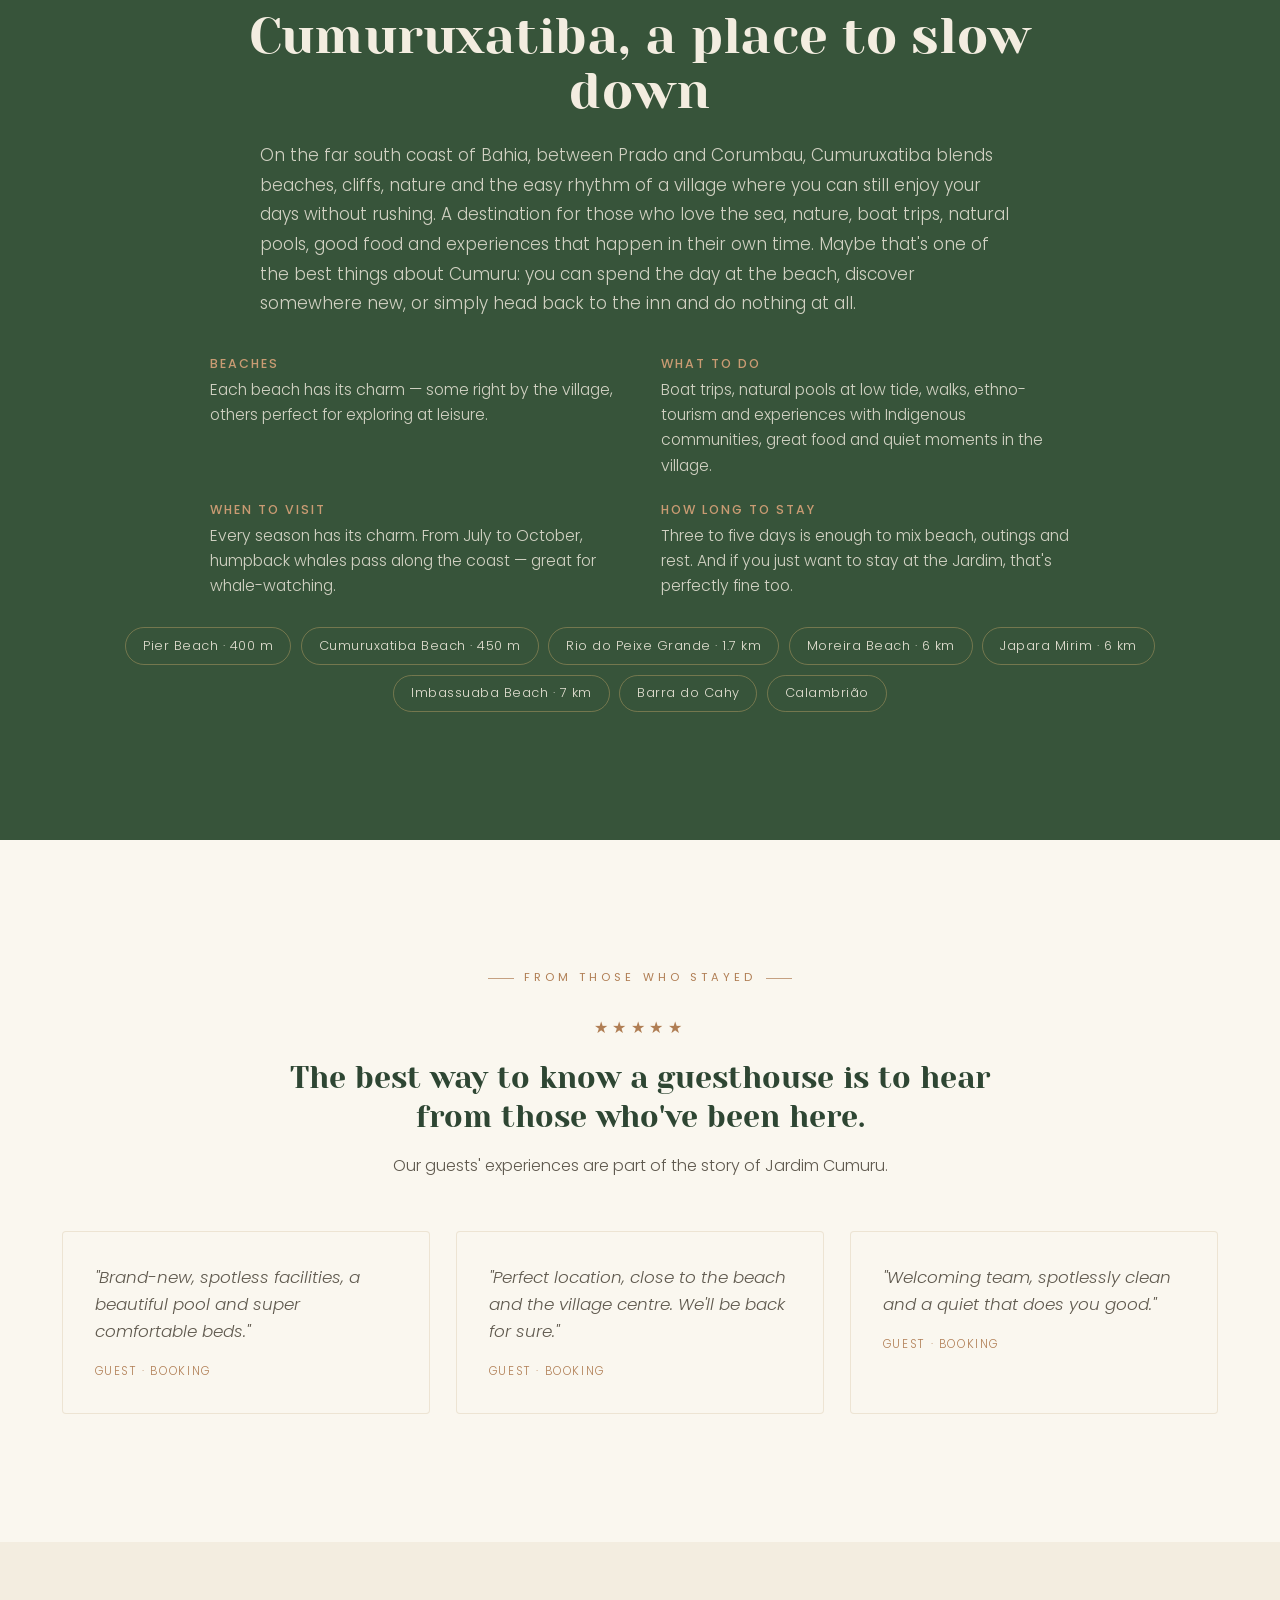
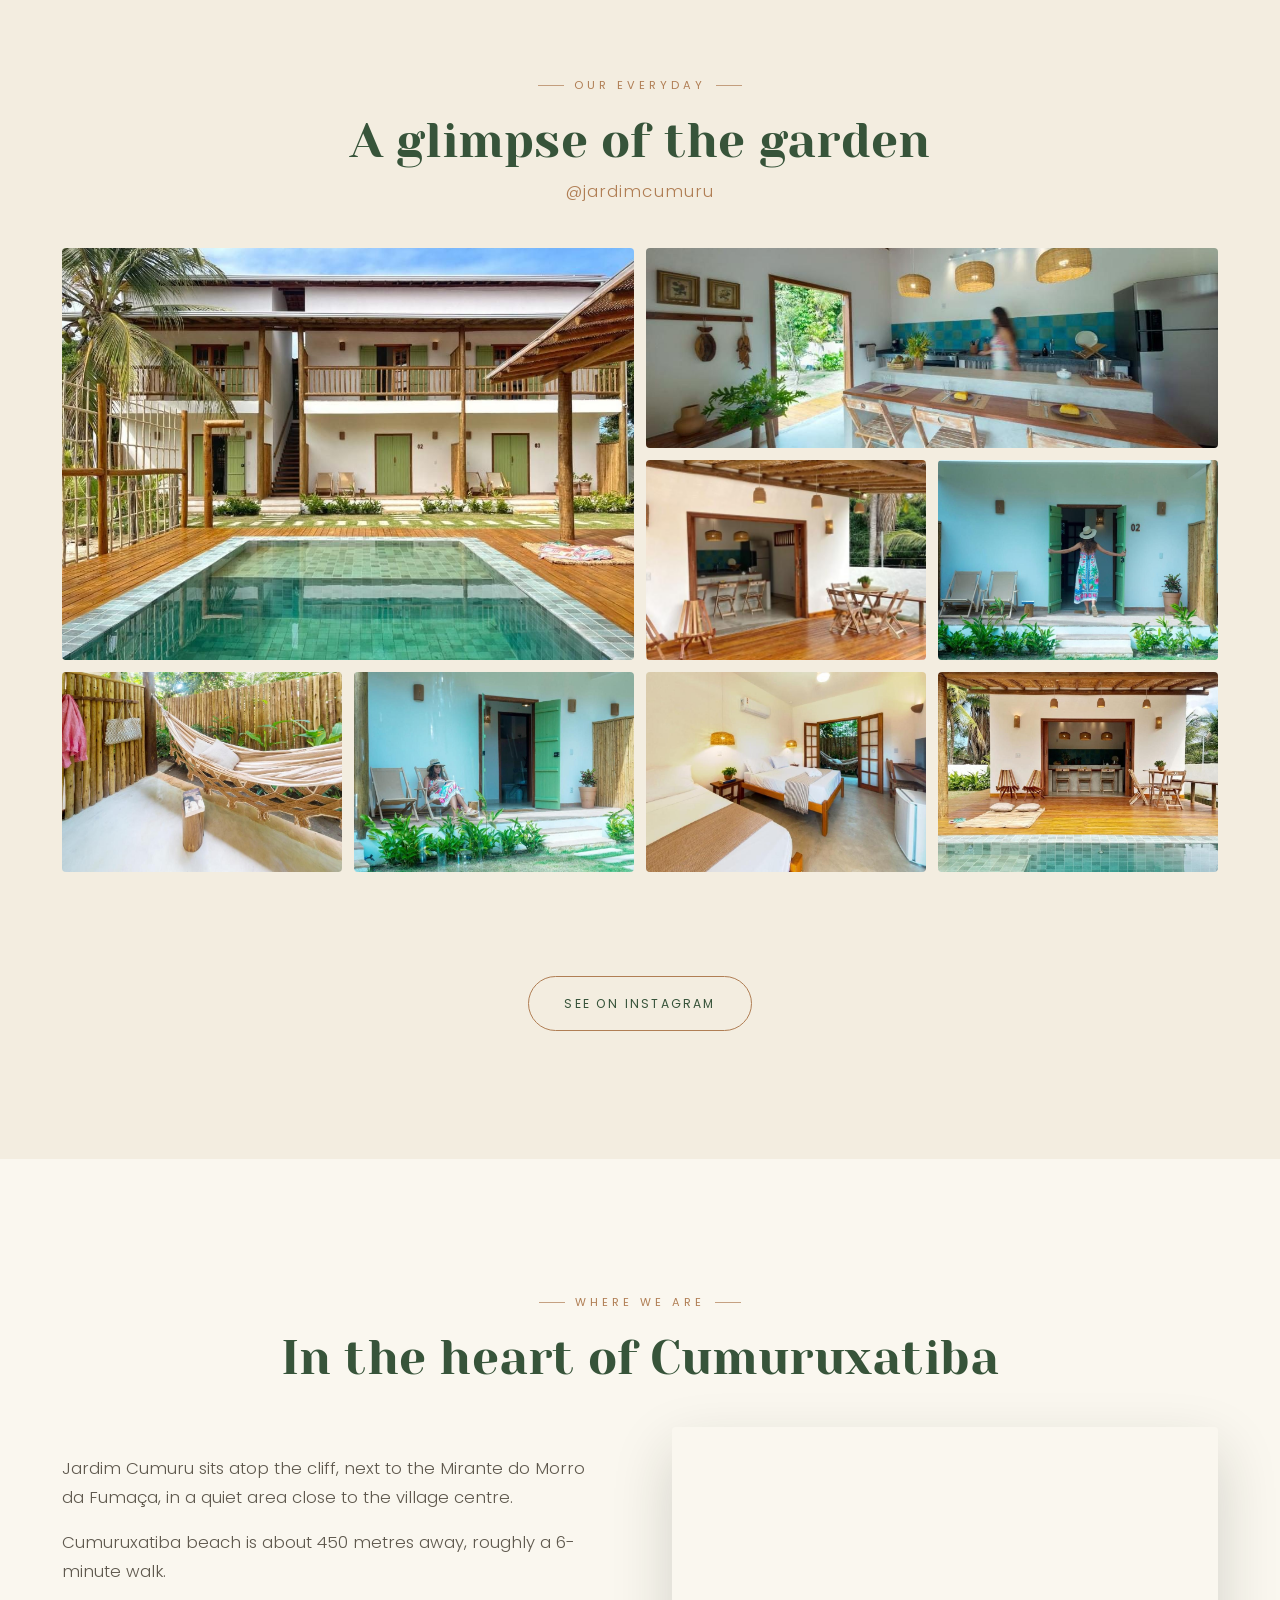
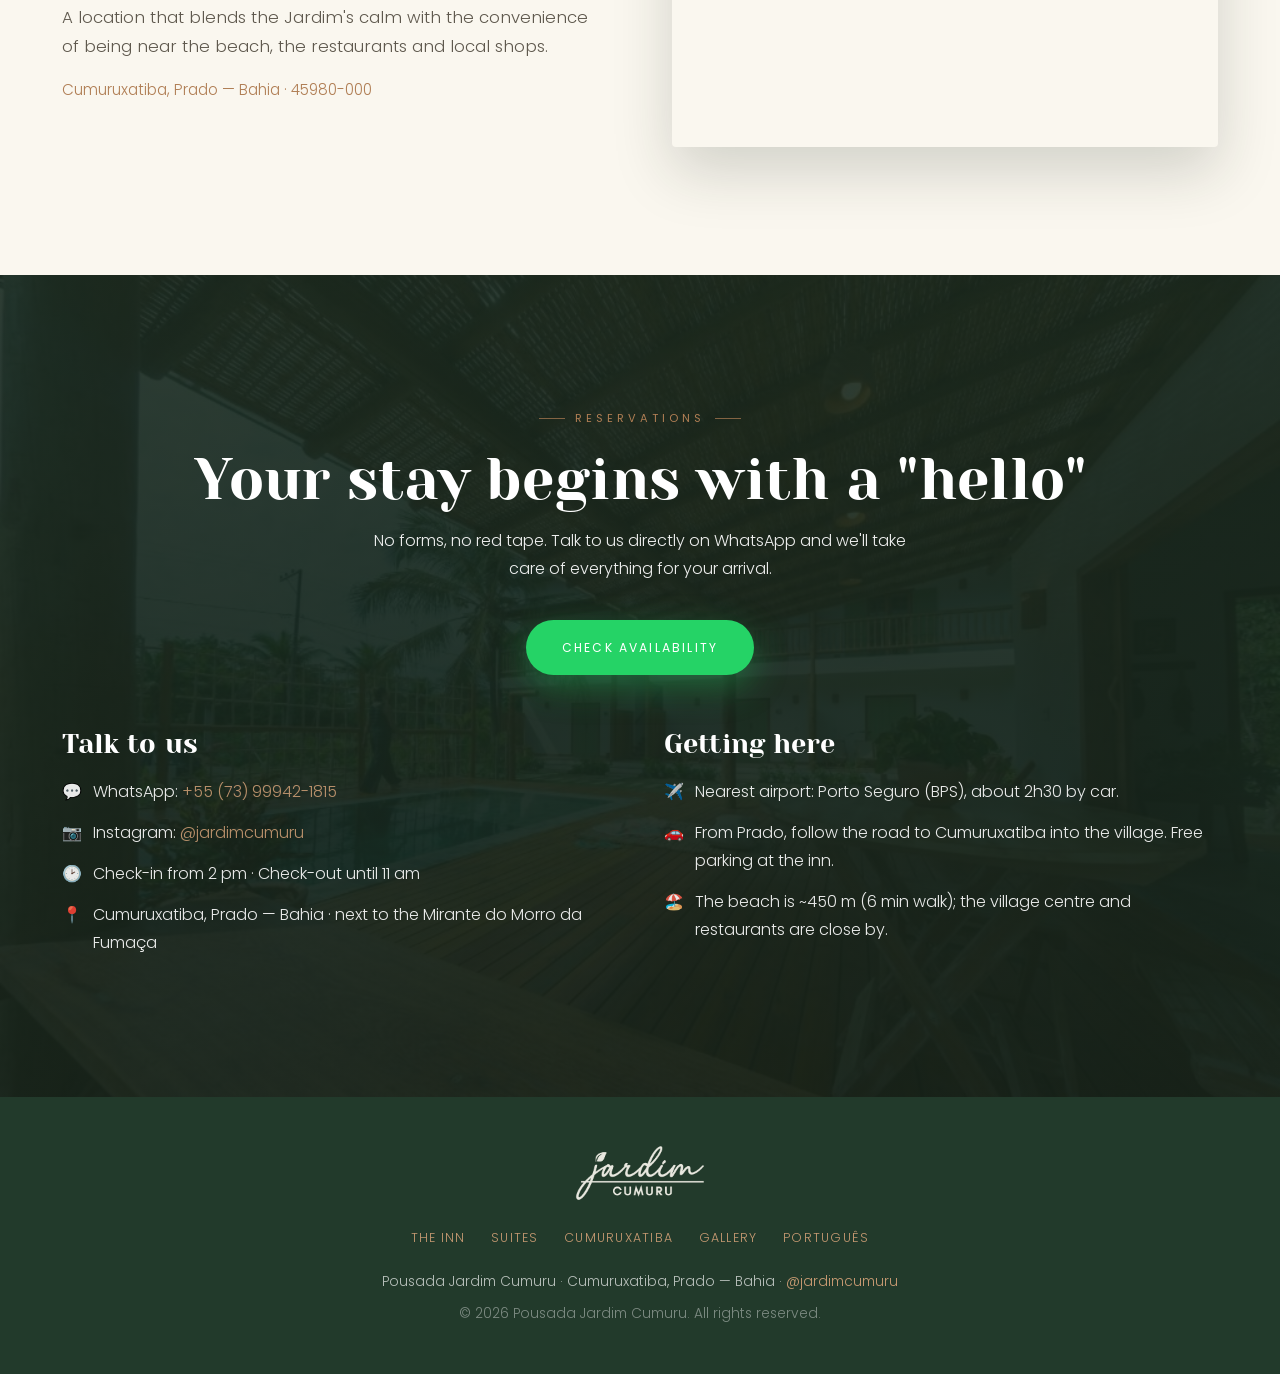
<file: en/index.html>
<!DOCTYPE html>
<!-- English version. WhatsApp 5573999421815 / domain jardimcumuru.com.br. Photos in ../assets/photos/. -->
<html lang="en">
<head>
  <meta charset="UTF-8" />
  <meta name="viewport" content="width=device-width, initial-scale=1" />
  <title>Pousada Jardim Cumuru — Boutique Inn in Cumuruxatiba, Bahia</title>
  <meta name="description" content="A boutique inn in Cumuruxatiba, southern Bahia: a tropical garden with a pool and a shared kitchen. Just six suites, quiet and nature. Pet-friendly. Chat on WhatsApp." />
  <meta name="robots" content="index,follow,max-image-preview:large" />
  <meta name="google-site-verification" content="N6rFV7KXP22t-vhf0-cyKFRAglkDoHmZTyKWilUgs_o" />
  <meta name="theme-color" content="#26382b" />
  <link rel="canonical" href="https://jardimcumuru.com.br/en/" />
  <link rel="alternate" hreflang="pt-BR" href="https://jardimcumuru.com.br/" />
  <link rel="alternate" hreflang="en" href="https://jardimcumuru.com.br/en/" />
  <link rel="alternate" hreflang="x-default" href="https://jardimcumuru.com.br/" />

  <meta property="og:type" content="website" />
  <meta property="og:site_name" content="Pousada Jardim Cumuru" />
  <meta property="og:title" content="Pousada Jardim Cumuru — boutique inn in Cumuruxatiba, Bahia" />
  <meta property="og:description" content="A tropical garden with a pool and a shared kitchen, steps from the beaches of Cumuruxatiba. Just six suites. Chat on WhatsApp." />
  <meta property="og:locale" content="en_US" />
  <meta property="og:url" content="https://jardimcumuru.com.br/en/" />
  <meta property="og:image" content="https://jardimcumuru.com.br/assets/og-image.jpg" />
  <meta name="twitter:card" content="summary_large_image" />

  <link rel="icon" href="../assets/favicon.png" type="image/png" />
  <link rel="apple-touch-icon" href="../assets/favicon.png" />

  <link rel="preconnect" href="https://fonts.googleapis.com" />
  <link rel="preconnect" href="https://fonts.gstatic.com" crossorigin />
  <link href="https://fonts.googleapis.com/css2?family=Yeseva+One&family=Poppins:wght@300;400;500;600&display=swap" rel="stylesheet" />
  <link rel="stylesheet" href="../styles.css" />

  <script type="application/ld+json">
  {
    "@context": "https://schema.org",
    "@type": "LodgingBusiness",
    "name": "Pousada Jardim Cumuru",
    "description": "A boutique inn in Cumuruxatiba, southern Bahia. Six suites, a pool and a tropical garden steps from the sea.",
    "url": "https://jardimcumuru.com.br/en/",
    "image": "https://jardimcumuru.com.br/assets/og-image.jpg",
    "telephone": "+5573999421815",
    "priceRange": "$$",
    "address": {
      "@type": "PostalAddress",
      "streetAddress": "Mirante do Morro da Fumaça, Cumuruxatiba",
      "addressLocality": "Prado",
      "addressRegion": "BA",
      "postalCode": "45980-000",
      "addressCountry": "BR"
    },
    "geo": { "@type": "GeoCoordinates", "latitude": -17.1089299, "longitude": -39.1840944 },
    "petsAllowed": true,
    "amenityFeature": [
      { "@type": "LocationFeatureSpecification", "name": "Outdoor pool", "value": true },
      { "@type": "LocationFeatureSpecification", "name": "Garden", "value": true },
      { "@type": "LocationFeatureSpecification", "name": "Shared kitchen", "value": true },
      { "@type": "LocationFeatureSpecification", "name": "Free Wi-Fi", "value": true },
      { "@type": "LocationFeatureSpecification", "name": "Air conditioning", "value": true },
      { "@type": "LocationFeatureSpecification", "name": "Free parking", "value": true },
      { "@type": "LocationFeatureSpecification", "name": "Pet-friendly", "value": true }
    ],
    "sameAs": ["https://www.instagram.com/jardimcumuru"]
  }
  </script>
</head>

<body>
  <header class="header">
    <a href="#top" class="brand" aria-label="Pousada Jardim Cumuru — home">
      <img class="brand-logo brand-logo--light" src="../assets/logo-cream.png" alt="Pousada Jardim Cumuru" />
      <img class="brand-logo brand-logo--dark" src="../assets/logo.png" alt="" aria-hidden="true" />
    </a>
    <nav class="nav" id="menu" aria-label="Main menu">
      <a href="#pousada">The Inn</a>
      <a href="#suites">Suites</a>
      <a href="#destino">Cumuruxatiba</a>
      <a href="#galeria">Gallery</a>
      <a href="#contato">Contact</a>
      <a class="lang" href="../" hreflang="pt-BR">PT</a>
      <a class="nav-btn" href="https://wa.me/5573999421815?text=Hello!%20I%27d%20like%20information%20about%20Pousada%20Jardim%20Cumuru." target="_blank" rel="noopener">Contact us</a>
    </nav>
    <a class="nav-backdrop" href="#fechar" aria-hidden="true" tabindex="-1"></a>
    <a class="burger" href="#menu" aria-label="Open menu"><span></span><span></span><span></span></a>
  </header>

  <section class="hero" id="top">
    <div class="hero__slides" aria-hidden="true">
      <img src="../assets/photos/p13.jpg" alt="" />
      <img src="../assets/photos/p10.jpg" alt="" />
      <img src="../assets/photos/p08.jpg" alt="" />
      <img src="../assets/photos/p02.jpg" alt="" />
    </div>
    <div class="container">
      <h1>A boutique inn in Cumuruxatiba<br />Bahia</h1>
      <p class="lead">A tropical garden where time slows down. A handful of suites, a pool wrapped in green and the quiet of a tropical garden — the simple, refined retreat you were looking for.</p>
      <div style="display:flex;gap:1rem;justify-content:center;flex-wrap:wrap">
        <a class="btn btn--wpp" href="https://wa.me/5573999421815?text=Hello!%20I%27d%20like%20to%20check%20availability%20at%20Pousada%20Jardim%20Cumuru." target="_blank" rel="noopener">Check availability</a>
        <a class="btn btn--ghost" href="#pousada">Discover the inn</a>
      </div>
    </div>
    <a href="#pousada" class="scroll-cue">Scroll to explore</a>
  </section>

  <section class="amenities">
    <div class="container">
      <div class="amenity"><svg viewBox="0 0 24 24"><path d="M3 15c1.5 0 1.5 1.5 3 1.5S10.5 15 12 15s1.5 1.5 3 1.5S16.5 15 18 15s1.5 1.5 3 1.5"/><path d="M3 19c1.5 0 1.5 1.5 3 1.5S10.5 19 12 19s1.5 1.5 3 1.5S16.5 19 18 19s1.5 1.5 3 1.5"/><path d="M8 15V6a2 2 0 0 1 4 0"/></svg>Pool</div>
      <div class="amenity"><svg viewBox="0 0 24 24"><path d="M6 3v7a2 2 0 0 0 4 0V3M8 10v11"/><path d="M17 3c-1.5 1-2 3-2 5s.5 3 2 3v10"/></svg>Shared kitchen</div>
      <div class="amenity"><svg viewBox="0 0 24 24"><path d="M12 21c0-6 3-10 8-11-3 6-5 8-8 11z"/><path d="M12 21c0-6-3-10-8-11 3 6 5 8 8 11z"/><path d="M12 21v-6"/></svg>Garden</div>
      <div class="amenity"><svg viewBox="0 0 24 24"><circle cx="5.5" cy="10.5" r="1.6"/><circle cx="9.5" cy="7.5" r="1.6"/><circle cx="14.5" cy="7.5" r="1.6"/><circle cx="18.5" cy="10.5" r="1.6"/><path d="M8 16c0-2 1.7-3.5 4-3.5S16 14 16 16c0 1.6-1.3 2.5-4 2.5S8 17.6 8 16z"/></svg>Pet friendly</div>
      <div class="amenity"><svg viewBox="0 0 24 24"><path d="M5 12.5a10 10 0 0 1 14 0"/><path d="M8 15.5a6 6 0 0 1 8 0"/><circle cx="12" cy="18.5" r="1"/></svg>Free Wi-Fi</div>
      <div class="amenity"><svg viewBox="0 0 24 24"><rect x="4" y="4" width="16" height="16" rx="3"/><path d="M9 16V8h3.5a2.5 2.5 0 0 1 0 5H9"/></svg>Parking</div>
    </div>
  </section>

  <section class="section statement" id="pousada">
    <div class="container">
      <span class="eyebrow center">The Inn</span>
      <p class="big">A place to feel <em>welcome</em></p>
      <p class="sub">A small guesthouse, surrounded by green, where every detail is designed so you can slow down, rest and enjoy Cumuruxatiba at your own pace.</p>
      <p class="sub">Just six suites, a pool wrapped by the garden, shared living spaces and a shared kitchen for light meals — all with simplicity, comfort and great care.</p>
      <p class="sub">Here, welcoming is more than receiving. It's making you feel at home from the moment you arrive: with time to chat, suggest an outing, share a story of Cumuru, or simply let you enjoy the silence, the garden and the birdsong.</p>
    </div>
  </section>

  <section class="section" style="padding-top:0">
    <div class="container">
      <div class="split reveal">
        <div class="split__media split__media--tall">
          <img src="../assets/photos/p09.jpg" alt="Garden and stone path between the suites at Pousada Jardim Cumuru" loading="lazy" onerror="this.closest('.split__media').style.background='linear-gradient(160deg,#6f8a74,#2f4a34)';this.style.display='none'" />
        </div>
        <div class="split__body">
          <p>At Jardim Cumuru, comfort is in the things that truly matter: a cosy bed after a day at the beach, a hammock on the veranda, the green of the garden in the morning, a dip in the pool at dusk, coffee made your way in the shared kitchen. And that good feeling of not needing to rush.</p>
          <p>It's a small guesthouse, made for those who love places with character, a connection to nature and attentive, personal service.</p>
          <p class="tagline">A place to arrive, breathe deeply and feel you're on holiday.</p>
        </div>
      </div>
    </div>
  </section>

  <section class="section" id="suites" style="background:var(--areia-clara)">
    <div class="container">
      <div class="ig-head reveal">
        <span class="eyebrow center">The Suites</span>
        <h2 style="color:var(--verde-fundo);font-size:clamp(2rem,4.2vw,3rem)">The essentials, beautifully done</h2>
        <p style="color:var(--tinta-suave);max-width:640px;margin:1rem auto 0;text-align:left">Six suites, each with a balcony to breathe in the garden. Comfort without excess: everything you need to sleep well, wake up calm and never want to leave.</p>
      </div>
      <div class="suite-grid">
        <div class="suite-card reveal">
          <div class="suite-card__media"><img src="../assets/photos/p03.jpg" alt="Ground-floor suite at Pousada Jardim Cumuru" loading="lazy" /></div>
          <div class="suite-card__body">
            <h3>Ground-floor Suite</h3>
            <p class="suite-card__cap">Up to 3 guests</p>
            <ul>
              <li>Double bed</li>
              <li>Single bed</li>
              <li>Air conditioning</li>
              <li>Minibar</li>
              <li>TV</li>
              <li>Private bathroom with garden</li>
              <li>Two balconies</li>
              <li>Hammock</li>
              <li>Wi-Fi</li>
            </ul>
          </div>
        </div>
        <div class="suite-card reveal">
          <div class="suite-card__media"><img src="../assets/photos/p01.jpg" alt="Upper suite at Pousada Jardim Cumuru" loading="lazy" /></div>
          <div class="suite-card__body">
            <h3>Upper Suite</h3>
            <p class="suite-card__cap">Up to 3 guests</p>
            <ul>
              <li>Double bed</li>
              <li>Single bed</li>
              <li>Air conditioning</li>
              <li>Minibar</li>
              <li>TV</li>
              <li>Private bathroom</li>
              <li>Balcony</li>
              <li>Wi-Fi</li>
            </ul>
          </div>
        </div>
      </div>
      <div style="text-align:center;margin-top:2.6rem">
        <a class="btn btn--dark" href="https://wa.me/5573999421815?text=Hello!%20I%27d%20like%20to%20check%20suite%20availability%20at%20Pousada%20Jardim%20Cumuru." target="_blank" rel="noopener">Check availability</a>
      </div>
    </div>
  </section>

  <section class="section">
    <div class="container">
      <div class="ig-head reveal">
        <span class="eyebrow center">The experience</span>
        <h2 style="color:var(--verde-fundo);font-size:clamp(2rem,4.2vw,3rem)">Small pleasures, every day</h2>
      </div>
      <div class="exp-grid">
        <div class="exp reveal">
          <img src="../assets/photos/p05.jpg" alt="Tropical garden and suites facade" loading="lazy" />
          <div class="exp__cap"><h3>The garden</h3><p>Palms, flowers and cool shade. A stroll that feels like the whole morning.</p></div>
        </div>
        <div class="exp reveal">
          <img src="../assets/photos/p10.jpg" alt="Outdoor pool and wooden deck" loading="lazy" />
          <div class="exp__cap"><h3>The pool</h3><p>Calm water surrounded by green, a wooden deck and birdsong.</p></div>
        </div>
        <div class="exp reveal">
          <img src="../assets/photos/p11.jpg" alt="Shared equipped kitchen" loading="lazy" />
          <div class="exp__cap"><h3>Equipped kitchen</h3><p>Full and shared: make a coffee, a dinner or that drink, on your own time.</p></div>
        </div>
        <div class="exp reveal">
          <img src="../assets/photos/p04.jpg" alt="Hammock on the veranda in the shade" loading="lazy" />
          <div class="exp__cap"><h3>The veranda</h3><p>A hammock in the shade, a fresh breeze and a book. The kind of afternoon you don't forget.</p></div>
        </div>
        <div class="exp reveal">
          <img src="../assets/photos/p06.jpg" alt="The welcome at Jardim Cumuru" loading="lazy" />
          <div class="exp__cap"><h3>The welcome</h3><p>Being greeted by name, getting a good beach tip and feeling there's someone nearby when you need.</p></div>
        </div>
      </div>
    </div>
  </section>

  <section class="section band" id="destino">
    <div class="container" style="text-align:center">
      <span class="eyebrow center">The destination</span>
      <h2 style="color:var(--areia-clara);font-size:clamp(2rem,4.4vw,3.2rem);max-width:820px;margin:0 auto">Cumuruxatiba, a place to slow down</h2>
      <p style="color:rgba(243,237,224,.82);max-width:760px;margin:1.4rem auto 0;font-size:1.06rem;text-align:left">On the far south coast of Bahia, between Prado and Corumbau, Cumuruxatiba blends beaches, cliffs, nature and the easy rhythm of a village where you can still enjoy your days without rushing. A destination for those who love the sea, nature, boat trips, natural pools, good food and experiences that happen in their own time. Maybe that's one of the best things about Cumuru: you can spend the day at the beach, discover somewhere new, or simply head back to the inn and do nothing at all.</p>

      <div class="destino-mais">
        <div><h3>Beaches</h3><p>Each beach has its charm — some right by the village, others perfect for exploring at leisure.</p></div>
        <div><h3>What to do</h3><p>Boat trips, natural pools at low tide, walks, ethno-tourism and experiences with Indigenous communities, great food and quiet moments in the village.</p></div>
        <div><h3>When to visit</h3><p>Every season has its charm. From July to October, humpback whales pass along the coast — great for whale-watching.</p></div>
        <div><h3>How long to stay</h3><p>Three to five days is enough to mix beach, outings and rest. And if you just want to stay at the Jardim, that's perfectly fine too.</p></div>
      </div>

      <div class="pill-row">
        <span class="pill">Pier Beach · 400 m</span>
        <span class="pill">Cumuruxatiba Beach · 450 m</span>
        <span class="pill">Rio do Peixe Grande · 1.7 km</span>
        <span class="pill">Moreira Beach · 6 km</span>
        <span class="pill">Japara Mirim · 6 km</span>
        <span class="pill">Imbassuaba Beach · 7 km</span>
        <span class="pill">Barra do Cahy</span>
        <span class="pill">Calambrião</span>
      </div>
    </div>
  </section>

  <section class="section">
    <div class="container">
      <div class="rating reveal">
        <span class="eyebrow center">From those who stayed</span>
        <span class="stars">★★★★★</span>
        <p style="color:var(--verde);font-family:var(--serif);font-size:clamp(1.4rem,2.6vw,1.9rem);line-height:1.3;max-width:760px;margin:.6rem auto 0">The best way to know a guesthouse is to hear from those who've been here.</p>
        <p style="color:var(--tinta-suave);margin-top:.6rem">Our guests' experiences are part of the story of Jardim Cumuru.</p>
      </div>
      <div class="quotes">
        <blockquote class="quote reveal">"Brand-new, spotless facilities, a beautiful pool and super comfortable beds." <cite>Guest · Booking</cite></blockquote>
        <blockquote class="quote reveal">"Perfect location, close to the beach and the village centre. We'll be back for sure." <cite>Guest · Booking</cite></blockquote>
        <blockquote class="quote reveal">"Welcoming team, spotlessly clean and a quiet that does you good." <cite>Guest · Booking</cite></blockquote>
      </div>
    </div>
  </section>

  <section class="section" id="galeria" style="background:var(--areia-clara)">
    <div class="container">
      <div class="ig-head reveal">
        <span class="eyebrow center">Our everyday</span>
        <h2 style="color:var(--verde-fundo);font-size:clamp(2rem,4.2vw,3rem)">A glimpse of the garden</h2>
        <a class="ig-handle" href="https://www.instagram.com/jardimcumuru" target="_blank" rel="noopener">@jardimcumuru</a>
      </div>
      <div class="mosaic">
        <a class="w2 h2" href="https://www.instagram.com/jardimcumuru" target="_blank" rel="noopener"><img src="../assets/photos/p13.jpg" alt="Facade and pool at Pousada Jardim Cumuru" loading="lazy" /></a>
        <a class="w2" href="https://www.instagram.com/jardimcumuru" target="_blank" rel="noopener"><img src="../assets/photos/p07.jpg" alt="Shared kitchen" loading="lazy" /></a>
        <a href="https://www.instagram.com/jardimcumuru" target="_blank" rel="noopener"><img src="../assets/photos/p12.jpg" alt="Deck and veranda" loading="lazy" /></a>
        <a href="https://www.instagram.com/jardimcumuru" target="_blank" rel="noopener"><img src="../assets/photos/p05.jpg" alt="Garden and suites" loading="lazy" /></a>
        <a href="https://www.instagram.com/jardimcumuru" target="_blank" rel="noopener"><img src="../assets/photos/p04.jpg" alt="Hammock on the veranda" loading="lazy" /></a>
        <a href="https://www.instagram.com/jardimcumuru" target="_blank" rel="noopener"><img src="../assets/photos/p06.jpg" alt="Resting in the garden" loading="lazy" /></a>
        <a href="https://www.instagram.com/jardimcumuru" target="_blank" rel="noopener"><img src="../assets/photos/p03.jpg" alt="Suite" loading="lazy" /></a>
        <a href="https://www.instagram.com/jardimcumuru" target="_blank" rel="noopener"><img src="../assets/photos/p10.jpg" alt="Pool and deck" loading="lazy" /></a>
      </div>
      <!-- >>> PASTE THE INSTAGRAM WIDGET HERE (SnapWidget/Behold) <<< -->
      <div class="ig-embed"></div>
      <div style="text-align:center;margin-top:2.6rem">
        <a class="btn btn--outline" href="https://www.instagram.com/jardimcumuru" target="_blank" rel="noopener">See on Instagram</a>
      </div>
    </div>
  </section>

  <section class="section" id="onde">
    <div class="container">
      <div class="ig-head reveal">
        <span class="eyebrow center">Where we are</span>
        <h2 style="color:var(--verde-fundo);font-size:clamp(2rem,4.2vw,3rem)">In the heart of Cumuruxatiba</h2>
      </div>
      <div class="local-grid">
        <div class="local-text reveal">
          <p>Jardim Cumuru sits atop the cliff, next to the Mirante do Morro da Fumaça, in a quiet area close to the village centre.</p>
          <p>Cumuruxatiba beach is about 450 metres away, roughly a 6-minute walk.</p>
          <p>A location that blends the Jardim's calm with the convenience of being near the beach, the restaurants and local shops.</p>
          <p style="color:var(--dourado);font-size:.95rem">Cumuruxatiba, Prado — Bahia · 45980-000</p>
        </div>
        <div class="contact-map">
          <iframe title="Map of Pousada Jardim Cumuru in Cumuruxatiba" src="https://www.google.com/maps?q=Pousada+Jardim+Cumuru+Cumuruxatiba+Bahia&z=16&output=embed" loading="lazy" referrerpolicy="no-referrer-when-downgrade"></iframe>
        </div>
      </div>
    </div>
  </section>

  <section class="section cta" id="contato">
    <img class="cta__bg" src="../assets/photos/p08.jpg" alt="" onerror="this.style.display='none'" />
    <div class="container">
      <span class="eyebrow center">Reservations</span>
      <h2>Your stay begins with a "hello"</h2>
      <p>No forms, no red tape. Talk to us directly on WhatsApp and we'll take care of everything for your arrival.</p>
      <a class="btn btn--wpp" href="https://wa.me/5573999421815?text=Hello!%20I%27d%20like%20to%20check%20availability%20at%20Pousada%20Jardim%20Cumuru." target="_blank" rel="noopener">Check availability</a>

      <div class="contact-grid">
        <div class="contact-info">
          <h3>Talk to us</h3>
          <p>💬 <span>WhatsApp: <a href="https://wa.me/5573999421815" target="_blank" rel="noopener">+55 (73) 99942-1815</a></span></p>
          <p>📷 <span>Instagram: <a href="https://www.instagram.com/jardimcumuru" target="_blank" rel="noopener">@jardimcumuru</a></span></p>
          <p>🕑 <span>Check-in from 2 pm · Check-out until 11 am</span></p>
          <p>📍 <span>Cumuruxatiba, Prado — Bahia · next to the Mirante do Morro da Fumaça</span></p>
        </div>
        <div class="contact-info">
          <h3>Getting here</h3>
          <p>✈️ <span>Nearest airport: Porto Seguro (BPS), about 2h30 by car.</span></p>
          <p>🚗 <span>From Prado, follow the road to Cumuruxatiba into the village. Free parking at the inn.</span></p>
          <p>🏖️ <span>The beach is ~450 m (6 min walk); the village centre and restaurants are close by.</span></p>
        </div>
      </div>
    </div>
  </section>

  <footer class="footer">
    <div class="container">
      <img class="footer-logo" src="../assets/logo-cream.png" alt="Pousada Jardim Cumuru" />
      <div class="fnav">
        <a href="#pousada">The Inn</a>
        <a href="#suites">Suites</a>
        <a href="#destino">Cumuruxatiba</a>
        <a href="#galeria">Gallery</a>
        <a href="../">Português</a>
      </div>
      <p>Pousada Jardim Cumuru · Cumuruxatiba, Prado — Bahia · <a href="https://www.instagram.com/jardimcumuru" target="_blank" rel="noopener">@jardimcumuru</a></p>
      <p style="opacity:.6;margin-top:.5rem">© <span id="year">2026</span> Pousada Jardim Cumuru. All rights reserved.</p>
    </div>
  </footer>

  <a class="wpp-float" data-label="Chat with us on WhatsApp" href="https://wa.me/5573999421815?text=Hello!%20I%27d%20like%20information%20and%20to%20book%20at%20Pousada%20Jardim%20Cumuru." target="_blank" rel="noopener" aria-label="WhatsApp">
    <svg viewBox="0 0 32 32" fill="currentColor" aria-hidden="true"><path d="M16 3C9.4 3 4 8.4 4 15c0 2.1.6 4.2 1.6 6L4 29l8.2-1.6c1.7.9 3.7 1.4 5.8 1.4 6.6 0 12-5.4 12-12S22.6 3 16 3zm0 21.8c-1.8 0-3.5-.5-5-1.4l-.4-.2-4.9 1 1-4.8-.2-.4c-1-1.6-1.5-3.4-1.5-5.3C5 9.5 9.9 4.9 16 4.9S27 9.5 27 15.5 22.1 24.8 16 24.8zm6.1-7.3c-.3-.2-2-1-2.3-1.1-.3-.1-.5-.2-.8.2s-.9 1.1-1.1 1.3c-.2.2-.4.2-.7.1-1.8-.9-3-1.6-4.2-3.6-.3-.5.3-.5.9-1.6.1-.2 0-.4 0-.6s-.8-1.9-1-2.6c-.3-.7-.6-.6-.8-.6h-.7c-.2 0-.6.1-.9.4-.3.4-1.2 1.2-1.2 2.9s1.2 3.4 1.4 3.6c.2.2 2.5 3.8 6 5.3 2.2.9 3.1 1 4.2.9.7-.1 2-.8 2.3-1.6.3-.8.3-1.5.2-1.6-.1-.2-.3-.3-.6-.4z"/></svg>
  </a>

  <script src="../script.js" defer></script>
</body>
</html>
</file>
<file: styles.css>
/* =========================================================
   Pousada Jardim Cumuru — estilo boutique
   Fotos protagonistas · tipografia editorial · natureza
   ========================================================= */

:root{
  --verde-fundo:#37543A;      /* Refúgio — verde da marca */
  --verde:#2e4633;
  --verde-claro:#6f8a74;
  --terracota:#DD7033;        /* Confy — acento quente da marca */
  --terracota-esc:#c15f26;
  --areia:#e7ddca;
  --areia-clara:#f3ede0;
  --marfim:#faf7ef;           /* off-white quente */
  --dourado:#B07E54;          /* Relax — caramelo da marca (acento neutro) */
  --dourado-claro:#c99b73;
  --tinta:#2a2823;
  --tinta-suave:#5f594e;
  --branco:#ffffff;
  --wpp:#25d366;
  --serif:"Yeseva One", Georgia, "Times New Roman", serif;
  --sans:"Poppins", -apple-system, BlinkMacSystemFont, "Segoe UI", Helvetica, Arial, sans-serif;
  --max:1240px;
  --sombra:0 24px 60px rgba(28,38,30,.18);
}

*{box-sizing:border-box;margin:0;padding:0}
html{scroll-behavior:smooth}
body{
  font-family:var(--sans);
  color:var(--tinta);
  background:var(--marfim);
  line-height:1.75;
  font-weight:300;
  -webkit-font-smoothing:antialiased;
  overflow-x:hidden;
}
img{max-width:100%;display:block}
a{color:inherit;text-decoration:none}

h1,h2,h3{font-family:var(--serif);font-weight:500;line-height:1.08;letter-spacing:.005em}
.eyebrow{
  font-family:var(--sans);
  text-transform:uppercase;
  letter-spacing:.36em;
  font-size:.7rem;
  font-weight:400;
  color:var(--dourado);
  display:inline-block;
  margin-bottom:1.3rem;
}
.eyebrow::before{content:"";display:inline-block;width:26px;height:1px;background:var(--dourado);vertical-align:middle;margin-right:.9em;opacity:.7}
.eyebrow.center::after{content:"";display:inline-block;width:26px;height:1px;background:var(--dourado);vertical-align:middle;margin-left:.9em;opacity:.7}
.container{max-width:var(--max);margin:0 auto;padding:0 clamp(1.3rem,4vw,2.6rem)}
.section{padding:clamp(4.5rem,10vw,9rem) 0}
section[id]{scroll-margin-top:74px}

/* ---------- Header ---------- */
.header{
  position:fixed;top:0;left:0;right:0;z-index:60;
  display:flex;align-items:center;justify-content:space-between;
  padding:1.4rem clamp(1.3rem,4vw,2.6rem);
  transition:background .4s ease, padding .4s ease, box-shadow .4s ease;
}
.header.scrolled{
  background:rgba(250,247,239,.95);
  backdrop-filter:blur(12px);
  box-shadow:0 1px 0 rgba(0,0,0,.06);
  padding:.75rem clamp(1.3rem,4vw,2.6rem);
}
.brand{display:inline-flex;align-items:center;line-height:1}
.brand-logo{height:50px;width:auto;display:block}
.brand-logo--dark{display:none}
.header.scrolled .brand-logo--light{display:none}
.header.scrolled .brand-logo--dark{display:block}
.nav{display:flex;align-items:center;gap:2.1rem}
.nav a{font-size:.78rem;letter-spacing:.16em;text-transform:uppercase;color:var(--branco);opacity:.92;transition:color .4s,opacity .2s}
.header.scrolled .nav a{color:var(--tinta)}
.nav a:hover{opacity:1;color:var(--dourado-claro)}
.header.scrolled .nav a:hover{color:var(--dourado)}
.lang{font-size:.72rem;letter-spacing:.14em;border:1px solid currentColor;border-radius:40px;padding:.3rem .72rem;opacity:.75}
.nav-btn{
  background:transparent;color:#fff !important;opacity:1 !important;
  padding:.55rem 1.35rem;border-radius:40px;font-size:.72rem !important;letter-spacing:.16em !important;
  border:1px solid var(--dourado-claro);
  display:inline-flex;align-items:center;gap:.5rem;transition:background .3s,color .3s;
}
.nav-btn:hover{background:var(--dourado);border-color:var(--dourado);color:#fff !important}
.header.scrolled .nav-btn{color:var(--verde-fundo) !important;border-color:var(--dourado)}
.header.scrolled .nav-btn:hover{color:#fff !important}
.nav-backdrop{display:none}
.burger{display:none;flex-direction:column;gap:5px;background:none;border:0;cursor:pointer;padding:6px;z-index:70}
.burger span{width:26px;height:2px;background:var(--branco);transition:.3s;display:block}
.header.scrolled .burger span{background:var(--verde-fundo)}

/* ---------- Hero (slideshow) ---------- */
.hero{
  position:relative;min-height:100vh;min-height:100svh;
  display:flex;align-items:center;justify-content:center;
  color:var(--branco);text-align:center;
  background:#2f4a34;overflow:hidden;
}
.hero__slides{position:absolute;inset:0;z-index:1}
.hero__slides img{
  position:absolute;inset:0;width:100%;height:100%;object-fit:cover;
  opacity:0;animation:heroFade 32s infinite;
}
.hero__slides img:nth-child(1){animation-delay:0s}
.hero__slides img:nth-child(2){animation-delay:8s}
.hero__slides img:nth-child(3){animation-delay:16s}
.hero__slides img:nth-child(4){animation-delay:24s}
@keyframes heroFade{
  0%{opacity:0;transform:scale(1.14)}
  3%{opacity:1}
  22%{opacity:1;transform:scale(1.04)}
  27%{opacity:0}
  100%{opacity:0}
}
.hero::after{content:"";position:absolute;inset:0;z-index:2;background:linear-gradient(180deg,rgba(20,32,24,.5) 0%,rgba(20,32,24,.2) 38%,rgba(18,28,21,.78) 100%)}
.hero .container{position:relative;z-index:3;width:100%}
.hero h1{font-size:clamp(2.9rem,7.5vw,6rem);margin:.5rem 0 1.5rem;text-shadow:0 2px 40px rgba(0,0,0,.35);font-weight:500}
.hero p.lead{font-size:clamp(1.02rem,1.7vw,1.32rem);font-weight:300;max-width:640px;margin:0 auto 2.6rem;opacity:.96}
.hero .eyebrow{color:#e7d8b8}
.hero .eyebrow::before,.hero .eyebrow.center::after{background:#e7d8b8}
.scroll-cue{position:absolute;bottom:28px;left:50%;transform:translateX(-50%);z-index:3;font-size:.62rem;letter-spacing:.34em;text-transform:uppercase;opacity:.82;animation:bob 2.4s ease-in-out infinite}
@keyframes bob{0%,100%{transform:translate(-50%,0)}50%{transform:translate(-50%,8px)}}

/* ---------- Botões ---------- */
.btn{
  display:inline-flex;align-items:center;gap:.6rem;
  padding:1rem 2.2rem;border-radius:44px;font-size:.76rem;
  letter-spacing:.18em;text-transform:uppercase;font-weight:400;
  transition:transform .2s ease, background .3s ease, box-shadow .3s, color .3s;
  cursor:pointer;border:1px solid transparent;
}
.btn:hover{transform:translateY(-2px)}
.btn--wpp{background:var(--wpp);color:#fff;box-shadow:0 12px 34px rgba(37,211,102,.35)}
.btn--wpp:hover{background:#1eb658}
.btn--ghost{background:transparent;color:#fff;border-color:rgba(255,255,255,.65)}
.btn--ghost:hover{background:rgba(255,255,255,.14)}
.btn--gold{background:var(--terracota);color:#fff}
.btn--gold:hover{background:var(--terracota-esc)}
.btn--dark{background:var(--verde-fundo);color:#fff}
.btn--dark:hover{background:var(--verde)}
.btn--outline{background:transparent;color:var(--verde-fundo);border-color:var(--dourado)}
.btn--outline:hover{background:var(--dourado);color:#fff}

/* ---------- Faixa de comodidades ---------- */
.amenities{background:var(--verde-fundo);color:var(--areia-clara)}
.amenities .container{display:flex;flex-wrap:wrap;justify-content:center;gap:1.6rem 2.6rem;padding-top:2.1rem;padding-bottom:2.1rem}
.amenity{display:flex;align-items:center;gap:.7rem;font-size:.82rem;letter-spacing:.1em;text-transform:uppercase;color:var(--areia-clara);opacity:.92}
.amenity svg{width:26px;height:26px;stroke:var(--dourado-claro);fill:none;stroke-width:1.3;flex:none}

/* ---------- Statement editorial ---------- */
.statement{text-align:center}
.statement .big{
  font-family:var(--serif);font-weight:500;
  font-size:clamp(1.7rem,3.6vw,2.9rem);line-height:1.28;
  color:var(--verde-fundo);max-width:960px;margin:0 auto;
}
.statement .big em{color:var(--terracota);font-style:normal}
.statement .sub{max-width:720px;margin:1.4rem auto 0;color:var(--tinta-suave);font-size:1.05rem;text-align:left}

/* ---------- Faixa full-bleed com imagem ---------- */
.fullbleed{
  position:relative;min-height:66vh;display:flex;align-items:center;justify-content:center;
  text-align:center;color:#fff;overflow:hidden;
  background-size:cover;background-position:center;background-attachment:fixed;
}
.fullbleed::after{content:"";position:absolute;inset:0;background:linear-gradient(180deg,rgba(20,30,22,.45),rgba(20,30,22,.55))}
.fullbleed .container{position:relative;z-index:2}
.fullbleed .eyebrow{color:#e7d8b8}
.fullbleed .eyebrow::before,.fullbleed .eyebrow.center::after{background:#e7d8b8}
.fullbleed .big{font-family:var(--serif);font-size:clamp(1.8rem,4vw,3.2rem);line-height:1.25;max-width:900px;margin:0 auto;font-weight:500}
.fullbleed .sub{max-width:640px;margin:1.4rem auto 0;opacity:.92}
.fullbleed .btn{margin-top:2rem}

/* ---------- Split (imagem grande + texto) ---------- */
.split{display:grid;grid-template-columns:1.05fr .95fr;gap:clamp(2rem,5vw,5rem);align-items:center}
.split--alt{direction:rtl}
.split--alt>*{direction:ltr}
.split__media{position:relative;border-radius:4px;overflow:hidden;box-shadow:var(--sombra);aspect-ratio:4/5;background:linear-gradient(160deg,#6f8a74,#2f4a34)}
.split__media img{width:100%;height:100%;object-fit:cover;transition:transform 1.2s ease}
.split__media:hover img{transform:scale(1.05)}
.split__media--tall{aspect-ratio:3/4}
.split__body .eyebrow{margin-bottom:1rem}
.split__body h2{font-size:clamp(2rem,4vw,3.1rem);color:var(--verde-fundo);margin-bottom:1.3rem}
.split__body p{color:var(--tinta-suave);margin-bottom:1.1rem;font-size:1.04rem}
.split__body .btn{margin-top:1.2rem}

/* ---------- Tiles de experiência (foto + legenda) ---------- */
.exp-grid{display:grid;grid-template-columns:repeat(auto-fit,minmax(210px,1fr));gap:1.1rem}
.exp{position:relative;border-radius:4px;overflow:hidden;aspect-ratio:3/4;box-shadow:0 14px 40px rgba(28,38,30,.14);background:#2f4a34}
.exp img{position:absolute;inset:0;width:100%;height:100%;object-fit:cover;transition:transform 1s ease}
.exp:hover img{transform:scale(1.08)}
.exp::after{content:"";position:absolute;inset:0;background:linear-gradient(180deg,rgba(0,0,0,0) 35%,rgba(18,28,21,.82) 100%)}
.exp__cap{position:absolute;left:0;right:0;bottom:0;z-index:2;padding:1.5rem 1.3rem;color:#fff}
.exp__cap h3{font-size:1.4rem;margin-bottom:.3rem}
.exp__cap p{font-size:.86rem;opacity:.9;line-height:1.5}

/* ---------- Destino ---------- */
.band{background:var(--verde-fundo);color:var(--areia-clara);position:relative;overflow:hidden}
.band .eyebrow{color:var(--dourado-claro)}
.band .eyebrow::before,.band .eyebrow.center::after{background:var(--dourado-claro)}
.pill-row{display:flex;flex-wrap:wrap;gap:.6rem;justify-content:center;margin-top:1.8rem}
.pill{border:1px solid rgba(201,168,106,.45);color:var(--areia-clara);border-radius:40px;padding:.42rem 1.05rem;font-size:.8rem;letter-spacing:.04em;opacity:.92}

/* ---------- Suítes: features ---------- */
.features{display:flex;flex-wrap:wrap;gap:.9rem 2rem;margin-top:1.6rem;list-style:none}
.features li{font-size:.95rem;color:var(--tinta-suave);display:flex;align-items:center;gap:.55rem}
.features li::before{content:"";width:6px;height:6px;border-radius:50%;background:var(--dourado)}
.tagline{margin-top:1.6rem;font-family:var(--sans);font-weight:500;font-size:1rem;letter-spacing:.02em;color:var(--verde)}

/* ---------- Galeria mosaico + Instagram ---------- */
.ig-head{text-align:center;margin-bottom:2.6rem}
.ig-handle{color:var(--dourado);letter-spacing:.06em;margin-top:.6rem;font-size:1.05rem;display:inline-block}
.mosaic{display:grid;grid-template-columns:repeat(4,1fr);grid-auto-rows:200px;gap:12px}
.mosaic a{overflow:hidden;border-radius:4px;background:linear-gradient(160deg,#6f8a74,#2f4a34);position:relative}
.mosaic img{width:100%;height:100%;object-fit:cover;transition:transform .8s ease}
.mosaic a:hover img{transform:scale(1.07)}
.mosaic .w2{grid-column:span 2}
.mosaic .h2{grid-row:span 2}
.ig-embed{max-width:1000px;margin:2.6rem auto 0;min-height:20px}

/* ---------- Prova social ---------- */
.rating{display:flex;flex-direction:column;align-items:center;gap:.35rem;text-align:center}
.rating .score{font-family:var(--serif);font-size:4.2rem;color:var(--dourado);line-height:1}
.stars{color:var(--dourado);letter-spacing:.28em}
.quotes{display:grid;grid-template-columns:repeat(3,1fr);gap:1.6rem;margin-top:3.2rem}
.quote{background:var(--marfim);border:1px solid rgba(176,141,87,.18);border-radius:4px;padding:2rem;font-family:var(--sans);font-style:italic;font-weight:300;font-size:1.05rem;color:var(--tinta-suave);line-height:1.6}
.quote cite{display:block;margin-top:1.1rem;font-family:var(--sans);font-style:normal;font-size:.72rem;letter-spacing:.14em;color:var(--dourado);text-transform:uppercase}

/* ---------- CTA / contato ---------- */
.cta{position:relative;color:#fff;text-align:center;overflow:hidden;background:#2f4a34}
.cta__bg{position:absolute;inset:0;width:100%;height:100%;object-fit:cover;opacity:.32}
.cta::after{content:"";position:absolute;inset:0;background:linear-gradient(180deg,rgba(20,32,24,.7),rgba(18,28,21,.82))}
.cta .container{position:relative;z-index:2}
.cta h2{font-size:clamp(2.2rem,4.8vw,3.6rem);margin-bottom:1rem}
.cta>.container>p{max-width:560px;margin:0 auto 2.3rem;opacity:.92}
.contact-grid{display:grid;grid-template-columns:1fr 1fr;gap:3rem;margin-top:3.4rem;text-align:left}
.contact-info h3{color:#fff;font-size:1.7rem;margin-bottom:1.2rem}
.contact-info p{opacity:.9;margin-bottom:.8rem;display:flex;gap:.7rem;align-items:flex-start}
.contact-info a{color:var(--dourado-claro)}
.contact-map{border-radius:4px;overflow:hidden;min-height:300px;box-shadow:var(--sombra)}
.contact-map iframe{width:100%;height:100%;min-height:300px;border:0;filter:grayscale(.15)}

/* ---------- Footer ---------- */
.footer{background:#223a2b;color:rgba(255,255,255,.68);padding:3rem 0;text-align:center;font-size:.86rem}
.footer a{color:var(--dourado-claro)}
.footer-logo{height:56px;width:auto;margin:0 auto 1.6rem;opacity:.92}
.footer .fnav{display:flex;gap:1.6rem;justify-content:center;flex-wrap:wrap;margin-bottom:1.3rem;font-size:.78rem;letter-spacing:.1em;text-transform:uppercase}

/* ---------- WhatsApp flutuante ---------- */
.wpp-float{
  position:fixed;right:20px;bottom:88px;z-index:210;
  width:60px;height:60px;border-radius:50%;
  background:var(--wpp);color:#fff;
  display:flex;align-items:center;justify-content:center;
  box-shadow:0 12px 34px rgba(37,211,102,.45);transition:transform .2s;
}
.wpp-float:hover{transform:scale(1.08)}
.wpp-float svg{width:32px;height:32px}
.wpp-float::after{
  content:attr(data-label);position:absolute;right:72px;white-space:nowrap;
  background:#fff;color:var(--tinta);padding:.5rem .9rem;border-radius:8px;
  font-size:.8rem;box-shadow:var(--sombra);opacity:0;transform:translateX(10px);
  transition:.25s;pointer-events:none;
}
.wpp-float:hover::after{opacity:1;transform:translateX(0)}

/* ---------- Reveal (só anima se houver JS; sem JS fica sempre visível) ---------- */
.reveal{transition:opacity .9s ease,transform .9s ease}
html.js .reveal{opacity:0;transform:translateY(30px)}
html.js .reveal.in{opacity:1;transform:none}

/* ---------- Responsivo ---------- */
@media (max-width:920px){
  .exp-grid{grid-template-columns:repeat(2,1fr)}
  .mosaic{grid-template-columns:repeat(2,1fr);grid-auto-rows:180px}
  .mosaic .w2{grid-column:span 1}
}
@media (max-width:820px){
  .nav{
    position:fixed;inset:0 0 0 auto;width:min(80vw,340px);
    flex-direction:column;justify-content:center;gap:2rem;
    background:var(--verde-fundo);z-index:66;
    transform:translateX(100%);transition:transform .35s ease;padding:2rem;
    overflow-y:auto;-webkit-overflow-scrolling:touch;
  }
  .nav:target{transform:none}
  /* fundo escurecido: tocar fora fecha o menu (link para hash inexistente) */
  .nav:target ~ .nav-backdrop{display:block;position:fixed;inset:0;z-index:58;background:rgba(18,28,21,.45)}
  .nav a{color:#fff !important;font-size:1rem}
  .header.scrolled .nav a{color:#fff}
  .nav-btn{border-color:var(--dourado-claro)}
  .header.scrolled .nav-btn{color:#fff !important}
  .burger{display:flex}
  .brand-logo{height:42px}
  .split,.quotes,.contact-grid{grid-template-columns:1fr}
  .split--alt{direction:ltr}
  .split__media{aspect-ratio:16/11}
  .fullbleed{background-attachment:scroll}
  .contact-grid{gap:2rem}
}
@media (max-width:520px){
  .exp-grid{grid-template-columns:1fr}
  .mosaic{grid-template-columns:repeat(2,1fr);grid-auto-rows:140px}
  .amenities .container{gap:1.1rem 1.6rem}
  .amenity{font-size:.74rem}
  .wpp-float::after{display:none}
}

@media (prefers-reduced-motion:reduce){
  *{animation:none !important;transition:none !important}
  html{scroll-behavior:auto}
  .reveal{opacity:1;transform:none}
  .hero__slides img{opacity:1}
  .hero__slides img:nth-child(n+2){opacity:0}
}

/* ---------- Suítes: dois tipos (cartões) ---------- */
.suite-grid{display:grid;grid-template-columns:1fr 1fr;gap:2rem;margin-top:2.6rem}
.suite-card{background:var(--marfim);border:1px solid rgba(176,141,87,.18);border-radius:6px;overflow:hidden;box-shadow:0 12px 36px rgba(40,50,42,.08)}
.suite-card__media{aspect-ratio:4/3;overflow:hidden;background:linear-gradient(160deg,#6f8a74,#2f4a34)}
.suite-card__media img{width:100%;height:100%;object-fit:cover;transition:transform 1s ease}
.suite-card:hover .suite-card__media img{transform:scale(1.05)}
.suite-card__body{padding:1.8rem}
.suite-card__body h3{font-size:1.6rem;color:var(--verde-fundo);margin-bottom:.25rem}
.suite-card__cap{font-family:var(--sans);font-size:.78rem;letter-spacing:.1em;text-transform:uppercase;color:var(--dourado);margin-bottom:1rem}
.suite-card__body ul{list-style:none;display:flex;flex-direction:column;gap:.6rem}
.suite-card__body li{font-size:.94rem;color:var(--tinta-suave);display:flex;align-items:center;gap:.5rem}
.suite-card__body li::before{content:"";width:6px;height:6px;border-radius:50%;background:var(--dourado);flex:none}

/* ---------- Destino: sub-blocos ---------- */
.destino-mais{display:grid;grid-template-columns:repeat(2,1fr);gap:1.6rem 2.6rem;max-width:860px;margin:2.4rem auto 0;text-align:left}
.destino-mais h3{font-family:var(--sans);font-size:.78rem;letter-spacing:.16em;text-transform:uppercase;color:var(--dourado-claro);margin-bottom:.4rem}
.destino-mais p{color:rgba(243,237,224,.82);font-size:.98rem;line-height:1.6}

/* ---------- Onde estamos (localização) ---------- */
.local-grid{display:grid;grid-template-columns:1fr 1fr;gap:clamp(2rem,5vw,4rem);align-items:center;margin-top:2.4rem}
.local-grid .contact-map{min-height:320px}
.local-text p{color:var(--tinta-suave);margin-bottom:1rem;font-size:1.04rem}

@media (max-width:820px){
  .suite-grid{grid-template-columns:1fr}
  .local-grid{grid-template-columns:1fr}
}
@media (max-width:620px){
  .destino-mais{grid-template-columns:1fr}
}
</file>
